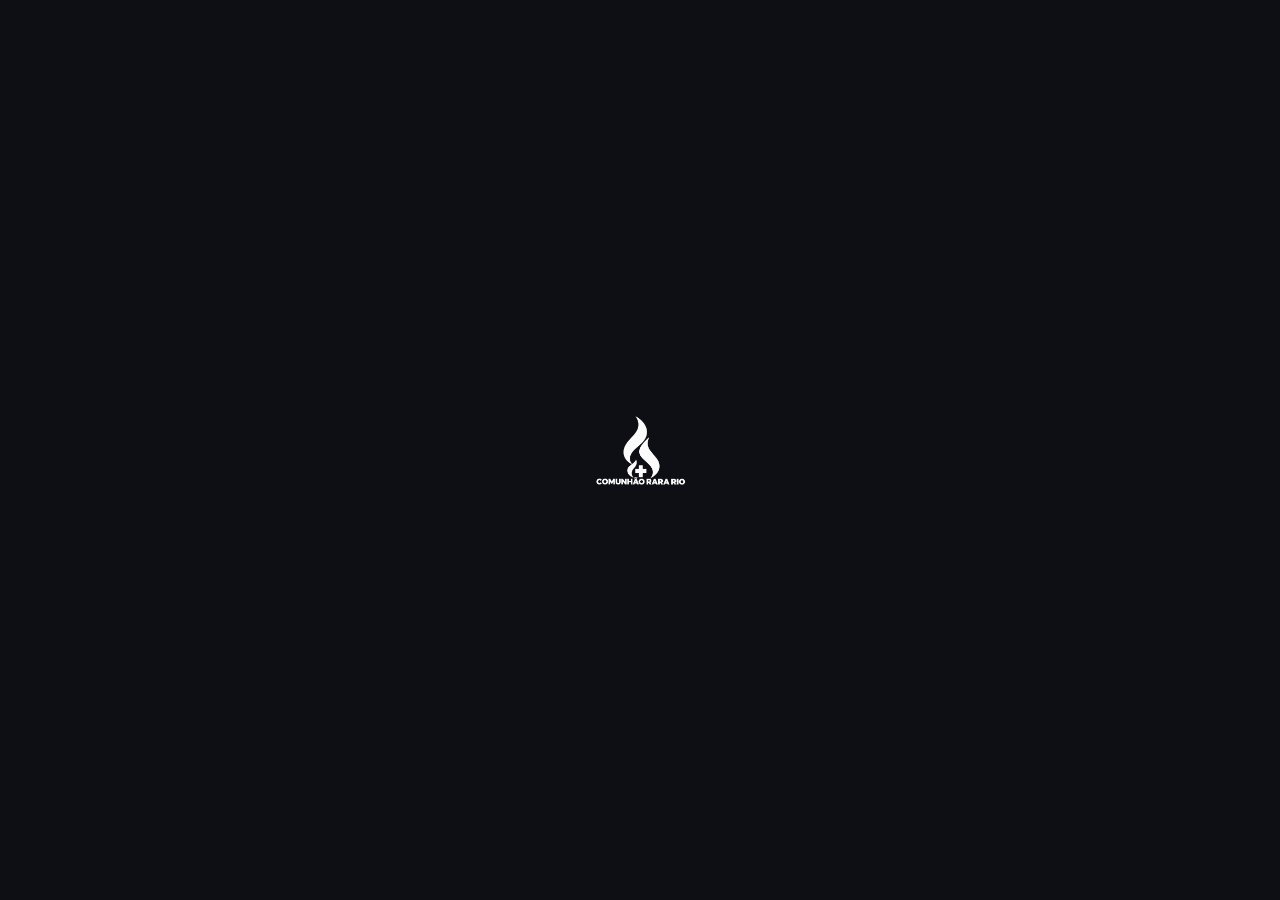
<file: index.html>
<!DOCTYPE html>
<html lang="pt-BR">
<head>
    <meta charset="UTF-8">
    <meta name="viewport" content="width=device-width, initial-scale=1.0">
    <title>Comunhão RARA RIO</title>
    
    <!-- Fonte Google Poppins -->
    <link href="https://fonts.googleapis.com/css2?family=Poppins:wght@400;600;700;800&display=swap" rel="stylesheet">
    
    <!-- Link para o arquivo CSS externo -->
    <link rel="stylesheet" href="./css/index.css">
    <!-- Tamanho da letra (A− / A+) -->
    <link rel="stylesheet" href="./css/letra.css">
    <script src="./js/shared/letra.js"></script>
</head>
<body>

    <div class="container">
        <!-- TELA DE CARREGAMENTO (SPLASH SCREEN) -->
        <div id="loader">
            <div class="spinner-container">
                <!-- Círculo de carregamento estilo Google -->
                <svg class="spinner" viewBox="0 0 50 50">
                    <circle class="path" cx="25" cy="25" r="20" fill="none" stroke-width="4"></circle>
                </svg>
                <!-- Sua Logo no centro -->
                <img src="./img/logo-rarario-transparente.webp" alt="Logo" class="loader-logo">
            </div>
        </div>

        <!-- Div com Logo em Imagem -->
        <div class="logo-wrapper">
            <img src="./img/logo-rarario-transparente.webp" alt="Logo">
        </div>

        <!-- Card "Conversão" -->
        <a href="/pages/conversao.html" style="text-decoration: none;">
            <div class="card card-conversao">
                <div class="card-content">
                    <div class="card-icon">🔄</div>
                    <h2 class="card-title">Conversão</h2>
                </div>
                <div class="step-badge">PASSO <span>01</span></div>
            </div>
        </a>

        <!-- Card "Avançai" -->
         <a href="/pages/avancai.html" style="text-decoration: none;">
            <div class="card card-avancai">
                <div class="card-content">
                    <div class="card-icon">❯❯</div>
                    <h2 class="card-title">Avançai</h2>
                </div>
                <div class="step-badge">PASSO <span>02</span></div>
            </div>
        </a>

        <!-- Card "Cura da Alma" -->
        <a href="/pages/curadaalma.html" style="text-decoration: none;">
            <div class="card card-cura">
                <div class="card-content">
                    <div class="card-icon">❤️</div>
                    <h2 class="card-title">Cura da Alma</h2>
                </div>
                <div class="step-badge">PASSO <span>03</span></div>
            </div>
        </a>

        <!-- Card "Atuação" -->
        <a href="/pages/atuacao.html" style="text-decoration: none;">
            <div class="card card-atuacao">
                <div class="card-content">
                    <div class="card-icon">🏛️</div>
                    <h2 class="card-title">Atuação</h2>
                </div>
                <div class="step-badge">PASSO <span>04</span></div>
            </div>
        </a>

    </div>

    <!-- SCRIPT PARA REMOVER O LOADER APÓS 3 SEGUNDOS -->
    <script>
        window.addEventListener('load', () => {
            setTimeout(() => {
                const loader = document.getElementById('loader');
                loader.classList.add('hide');
            }, 2000); // 3000ms = 3 segundos
        });
    </script>

</body>
</html>
</file>
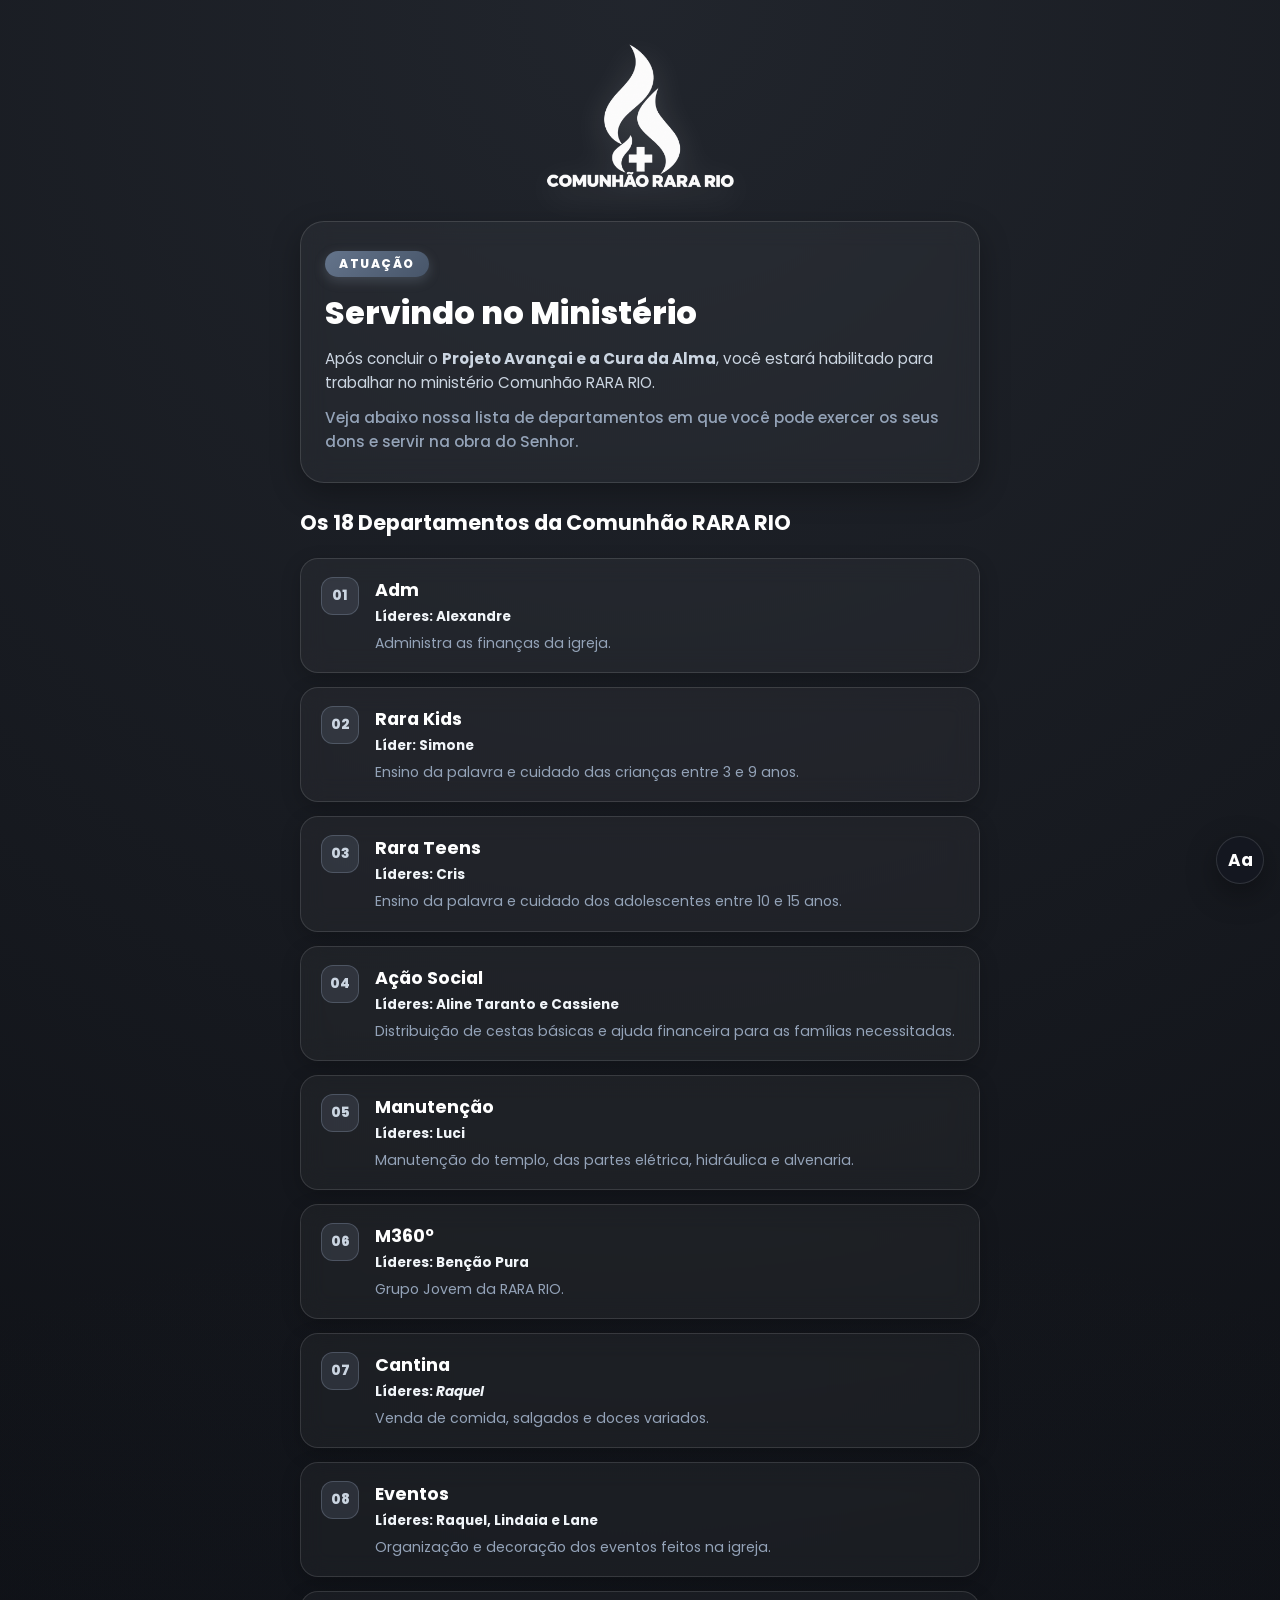
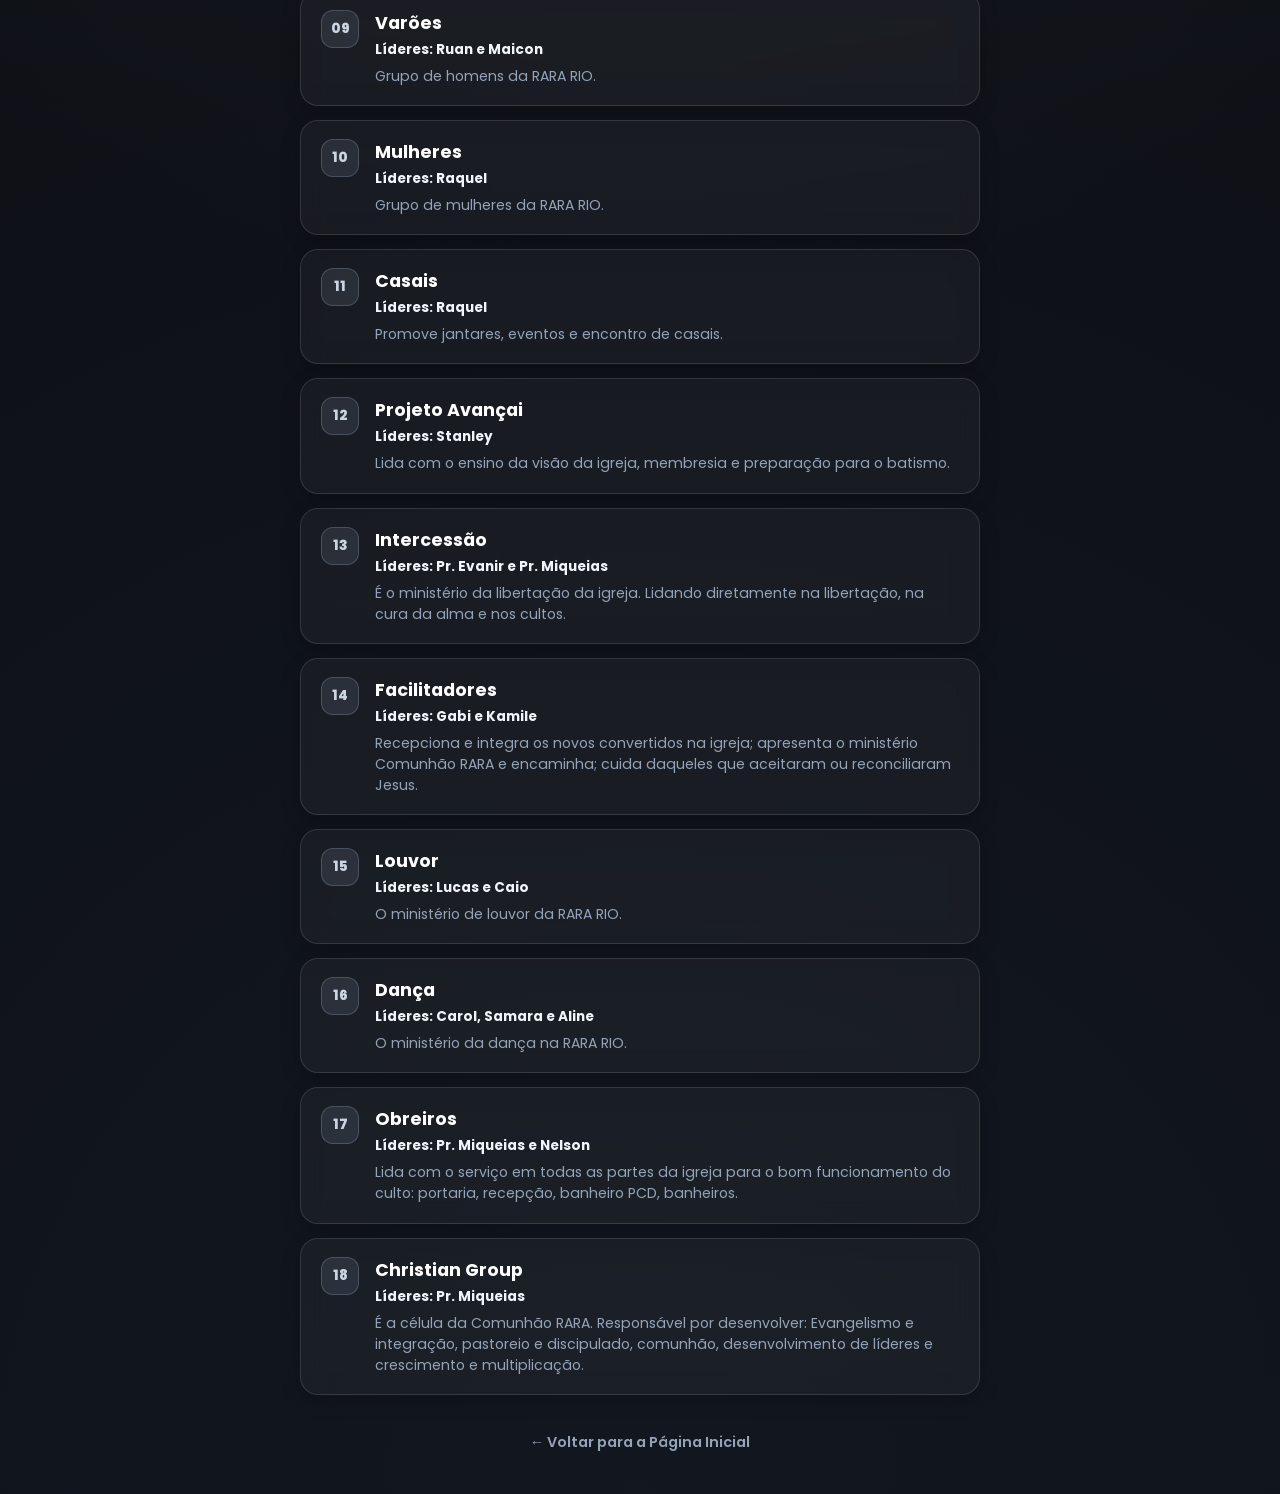
<file: pages/atuacao.html>
<!DOCTYPE html>
<html lang="pt-BR">
<head>
    <meta charset="UTF-8">
    <meta name="viewport" content="width=device-width, initial-scale=1.0">
    <title>Atuação - Comunhão RARA Rio</title>

    <!-- Fonte Google Poppins -->
    <link href="https://fonts.googleapis.com/css2?family=Poppins:wght@400;500;600;700;800&display=swap" rel="stylesheet">

    <!-- Link para o arquivo CSS externo -->
    <link rel="stylesheet" href="../css/atuacao.css">
    <link rel="stylesheet" href="../css/letra.css">
    <script src="../js/shared/letra.js"></script>
</head>
<body>

    <div class="container">

        <!-- Logo -->
        <div class="logo-wrapper">
            <a href="/">
                <img src="../img/logo-rarario-transparente.webp" alt="Logo">
            </a>
        </div>

        <!-- Cabeçalho / Texto 1 -->
        <header class="header-card">
            <span class="badge-step">ATUAÇÃO</span>
            <h1>Servindo no Ministério</h1>
            <p>
                Após concluir o <b>Projeto Avançai e a Cura da Alma</b>, você estará habilitado para trabalhar no ministério Comunhão RARA RIO.
            </p>
            <p class="sub-text">
                Veja abaixo nossa lista de departamentos em que você pode exercer os seus dons e servir na obra do Senhor.
            </p>
        </header>

        <!-- Seção Texto 2 / Grid de Departamentos -->
        <section class="departments-section">
            <h2 class="section-title">Os 18 Departamentos da Comunhão RARA RIO</h2>

            <div class="departments-grid">

                <!-- Card 1 -->
                <div class="dept-card">
                    <span class="dept-number">01</span>
                    <div class="dept-content">
                        <h3>Adm</h3>
                        <p class="dept-leader"><b>Líderes: Alexandre</b></p>
                        <p class="dept-desc">Administra as finanças da igreja.</p>
                    </div>
                </div>

                <!-- Card 2 -->
                <div class="dept-card">
                    <span class="dept-number">02</span>
                    <div class="dept-content">
                        <h3>Rara Kids</h3>
                        <p class="dept-leader"><b>Líder: Simone</b></p>
                        <p class="dept-desc">Ensino da palavra e cuidado das crianças entre 3 e 9 anos.</p>
                    </div>
                </div>

                <!-- Card 3 -->
                <div class="dept-card">
                    <span class="dept-number">03</span>
                    <div class="dept-content">
                        <h3>Rara Teens</h3>
                        <p class="dept-leader"><b>Líderes: Cris</b></p>
                        <p class="dept-desc">Ensino da palavra e cuidado dos adolescentes entre 10 e 15 anos.</p>
                    </div>
                </div>

                <!-- Card 4 -->
                <div class="dept-card">
                    <span class="dept-number">04</span>
                    <div class="dept-content">
                        <h3>Ação Social</h3>
                        <p class="dept-leader"><b>Líderes: Aline Taranto e Cassiene</b></p>
                        <p class="dept-desc">Distribuição de cestas básicas e ajuda financeira para as famílias necessitadas.</p>
                    </div>
                </div>

                <!-- Card 5 -->
                <div class="dept-card">
                    <span class="dept-number">05</span>
                    <div class="dept-content">
                        <h3>Manutenção</h3>
                        <p class="dept-leader"><b>Líderes: Luci</b></p>
                        <p class="dept-desc">Manutenção do templo, das partes elétrica, hidráulica e alvenaria.</p>
                    </div>
                </div>

                <!-- Card 6 -->
                <div class="dept-card">
                    <span class="dept-number">06</span>
                    <div class="dept-content">
                        <h3>M360º</h3>
                        <p class="dept-leader"><b>Líderes: Benção Pura</b></p>
                        <p class="dept-desc">Grupo Jovem da RARA RIO.</p>
                    </div>
                </div>

                <!-- Card 7 -->
                <div class="dept-card">
                    <span class="dept-number">07</span>
                    <div class="dept-content">
                        <h3>Cantina</h3>
                        <p class="dept-leader"><b>Líderes: <i>Raquel</i></b></p>
                        <p class="dept-desc">Venda de comida, salgados e doces variados.</p>
                    </div>
                </div>

                <!-- Card 8 -->
                <div class="dept-card">
                    <span class="dept-number">08</span>
                    <div class="dept-content">
                        <h3>Eventos</h3>
                        <p class="dept-leader"><b>Líderes: Raquel, Lindaia e Lane</b></p>
                        <p class="dept-desc">Organização e decoração dos eventos feitos na igreja.</p>
                    </div>
                </div>

                <!-- Card 9 -->
                <div class="dept-card">
                    <span class="dept-number">09</span>
                    <div class="dept-content">
                        <h3>Varões</h3>
                        <p class="dept-leader"><b>Líderes: Ruan e Maicon</b></p>
                        <p class="dept-desc">Grupo de homens da RARA RIO.</p>
                    </div>
                </div>

                <!-- Card 10 -->
                <div class="dept-card">
                    <span class="dept-number">10</span>
                    <div class="dept-content">
                        <h3>Mulheres</h3>
                        <p class="dept-leader"><b>Líderes: Raquel</b></p>
                        <p class="dept-desc">Grupo de mulheres da RARA RIO.</p>
                    </div>
                </div>

                <!-- Card 11 -->
                <div class="dept-card">
                    <span class="dept-number">11</span>
                    <div class="dept-content">
                        <h3>Casais</h3>
                        <p class="dept-leader"><b>Líderes: Raquel</b></p>
                        <p class="dept-desc">Promove jantares, eventos e encontro de casais.</p>
                    </div>
                </div>

                <!-- Card 12 -->
                <div class="dept-card">
                    <span class="dept-number">12</span>
                    <div class="dept-content">
                        <h3>Projeto Avançai</h3>
                        <p class="dept-leader"><b>Líderes: Stanley</b></p>
                        <p class="dept-desc">Lida com o ensino da visão da igreja, membresia e preparação para o batismo.</p>
                    </div>
                </div>

                <!-- Card 13 -->
                <div class="dept-card">
                    <span class="dept-number">13</span>
                    <div class="dept-content">
                        <h3>Intercessão</h3>
                        <p class="dept-leader"><b>Líderes: Pr. Evanir e Pr. Miqueias</b></p>
                        <p class="dept-desc">É o ministério da libertação da igreja. Lidando diretamente na libertação, na cura da alma e nos cultos.</p>
                    </div>
                </div>

                <!-- Card 14 -->
                <div class="dept-card">
                    <span class="dept-number">14</span>
                    <div class="dept-content">
                        <h3>Facilitadores</h3>
                        <p class="dept-leader"><b>Líderes: Gabi e Kamile</b></p>
                        <p class="dept-desc">Recepciona e integra os novos convertidos na igreja; apresenta o ministério Comunhão RARA e encaminha; cuida daqueles que aceitaram ou reconciliaram Jesus.</p>
                    </div>
                </div>

                <!-- Card 15 -->
                <div class="dept-card">
                    <span class="dept-number">15</span>
                    <div class="dept-content">
                        <h3>Louvor</h3>
                        <p class="dept-leader"><b>Líderes: Lucas e Caio</b></p>
                        <p class="dept-desc">O ministério de louvor da RARA RIO.</p>
                    </div>
                </div>

                <!-- Card 16 -->
                <div class="dept-card">
                    <span class="dept-number">16</span>
                    <div class="dept-content">
                        <h3>Dança</h3>
                        <p class="dept-leader"><b>Líderes: Carol, Samara e Aline</b></p>
                        <p class="dept-desc">O ministério da dança na RARA RIO.</p>
                    </div>
                </div>

                <!-- Card 17 -->
                <div class="dept-card">
                    <span class="dept-number">17</span>
                    <div class="dept-content">
                        <h3>Obreiros</h3>
                        <p class="dept-leader"><b>Líderes: Pr. Miqueias e Nelson</b></p>
                        <p class="dept-desc">Lida com o serviço em todas as partes da igreja para o bom funcionamento do culto: portaria, recepção, banheiro PCD, banheiros.</p>
                    </div>
                </div>

                <!-- Card 18 -->
                <div class="dept-card">
                    <span class="dept-number">18</span>
                    <div class="dept-content">
                        <h3>Christian Group</h3>
                        <p class="dept-leader"><b>Líderes: Pr. Miqueias</b></p>
                        <p class="dept-desc">É a célula da Comunhão RARA. Responsável por desenvolver: Evangelismo e integração, pastoreio e discipulado, comunhão, desenvolvimento de líderes e crescimento e multiplicação.</p>
                    </div>
                </div>

            </div>
        </section>

        <!-- Botão para voltar para a Home -->
        <div class="back-link-wrapper">
            <a href="/" class="back-link">← Voltar para a Página Inicial</a>
        </div>

    </div>

</body>
</html>
</file>
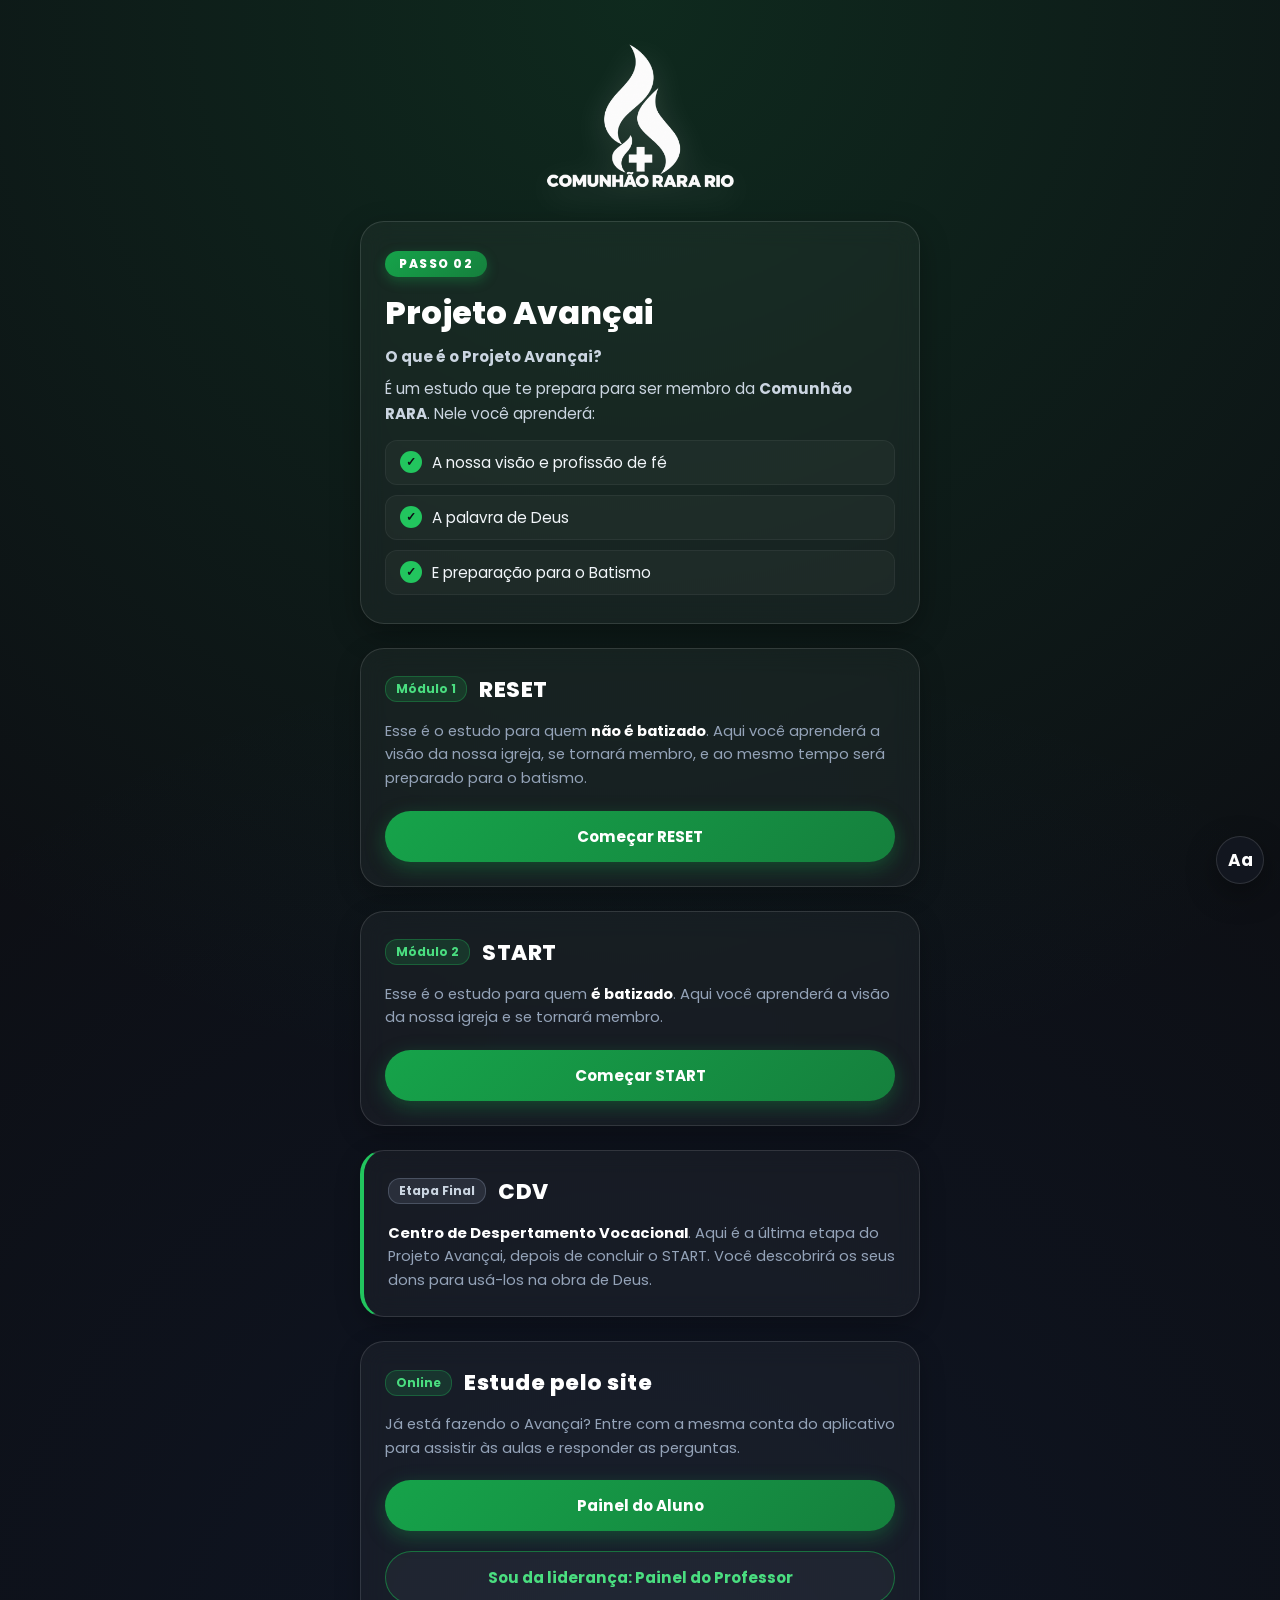
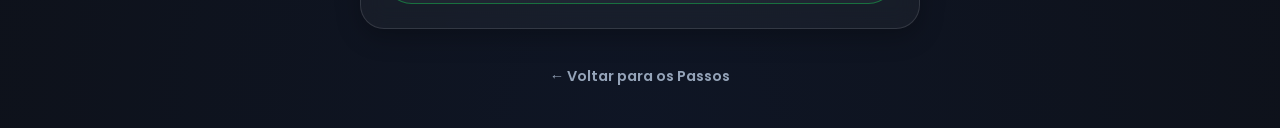
<file: pages/avancai.html>
<!DOCTYPE html>
<html lang="pt-BR">
<head>
    <meta charset="UTF-8">
    <meta name="viewport" content="width=device-width, initial-scale=1.0">
    <title>Avançai - Projeto</title>
    
    <!-- Fonte Google Poppins -->
    <link href="https://fonts.googleapis.com/css2?family=Poppins:wght@400;500;600;700;800&display=swap" rel="stylesheet">
    
    <!-- Link para o arquivo CSS externo -->
    <link rel="stylesheet" href="../css/avancai.css">
    <link rel="stylesheet" href="../css/letra.css">
    <script src="../js/shared/letra.js"></script>
</head>
<body>

    <div class="container">

        <!-- Logo -->
        <div class="logo-wrapper">
            <a href="/">
                <img src="../img/logo-rarario-transparente.webp" alt="Logo">
            </a>
        </div>

        <!-- Cabeçalho / Texto 1 -->
        <header class="header-card">
            <span class="badge-step">PASSO 02</span>
            <h1>Projeto Avançai</h1>
            <p class="intro-title">O que é o Projeto Avançai?</p>
            <p>
                É um estudo que te prepara para ser membro da <strong>Comunhão RARA</strong>. Nele você aprenderá:
            </p>
            <ul class="feature-list">
                <li><span class="bullet">✓</span> A nossa visão e profissão de fé</li>
                <li><span class="bullet">✓</span> A palavra de Deus</li>
                <li><span class="bullet">✓</span> E preparação para o Batismo</li>
            </ul>
        </header>

        <!-- Card / Texto 2: RESET -->
        <div class="card card-section">
            <div class="card-title-group">
                <span class="course-tag">Módulo 1</span>
                <h2>RESET</h2>
            </div>
            <p>
                Esse é o estudo para quem <b>não é batizado</b>. Aqui você aprenderá a visão da nossa igreja, se tornará membro, e ao mesmo tempo será preparado para o batismo.
            </p>
            <a href="https://wa.me/5521984282973?text=Quero%20fazer%20o%20RESET%20para%20virar%20membro%20na%20Comunh%C3%A3o%20RARA%20RIO%20e%20me%20preparar%20para%20o%20batismo." target="_blank" class="btn btn-green">Começar RESET</a>
        </div>

        <!-- Card / Texto 3: START -->
        <div class="card card-section">
            <div class="card-title-group">
                <span class="course-tag">Módulo 2</span>
                <h2>START</h2>
            </div>
            <p>
                Esse é o estudo para quem <b>é batizado</b>. Aqui você aprenderá a visão da nossa igreja e se tornará membro.
            </p>
            <a href="https://wa.me/5521992002356?text=Quero%20fazer%20o%20START%20para%20virar%20membro%20na%20Comunh%C3%A3o%20RARA%20RIO." target="_blank" class="btn btn-green">Começar START</a>
        </div>

        <!-- Card / Texto 4: CDV -->
        <div class="card card-section card-info">
            <div class="card-title-group">
                <span class="course-tag tag-dark">Etapa Final</span>
                <h2>CDV</h2>
            </div>
            <p>
                <b>Centro de Despertamento Vocacional</b>. Aqui é a última etapa do Projeto Avançai, depois de concluir o START. Você descobrirá os seus dons para usá-los na obra de Deus.
            </p>
        </div>

        <!-- Card / Painéis (login com a conta do app) -->
        <div class="card card-section">
            <div class="card-title-group">
                <span class="course-tag">Online</span>
                <h2>Estude pelo site</h2>
            </div>
            <p>
                Já está fazendo o Avançai? Entre com a mesma conta do aplicativo para assistir às aulas e responder as perguntas.
            </p>
            <a href="./painel-aluno.html" class="btn btn-green">Painel do Aluno</a>
            <a href="./painel-professor.html" class="btn btn-outline">Sou da liderança: Painel do Professor</a>
        </div>

        <!-- Botão para voltar para a Home -->
        <div class="back-link-wrapper">
            <a href="/" class="back-link">← Voltar para os Passos</a>
        </div>

    </div>

</body>
</html>
</file>
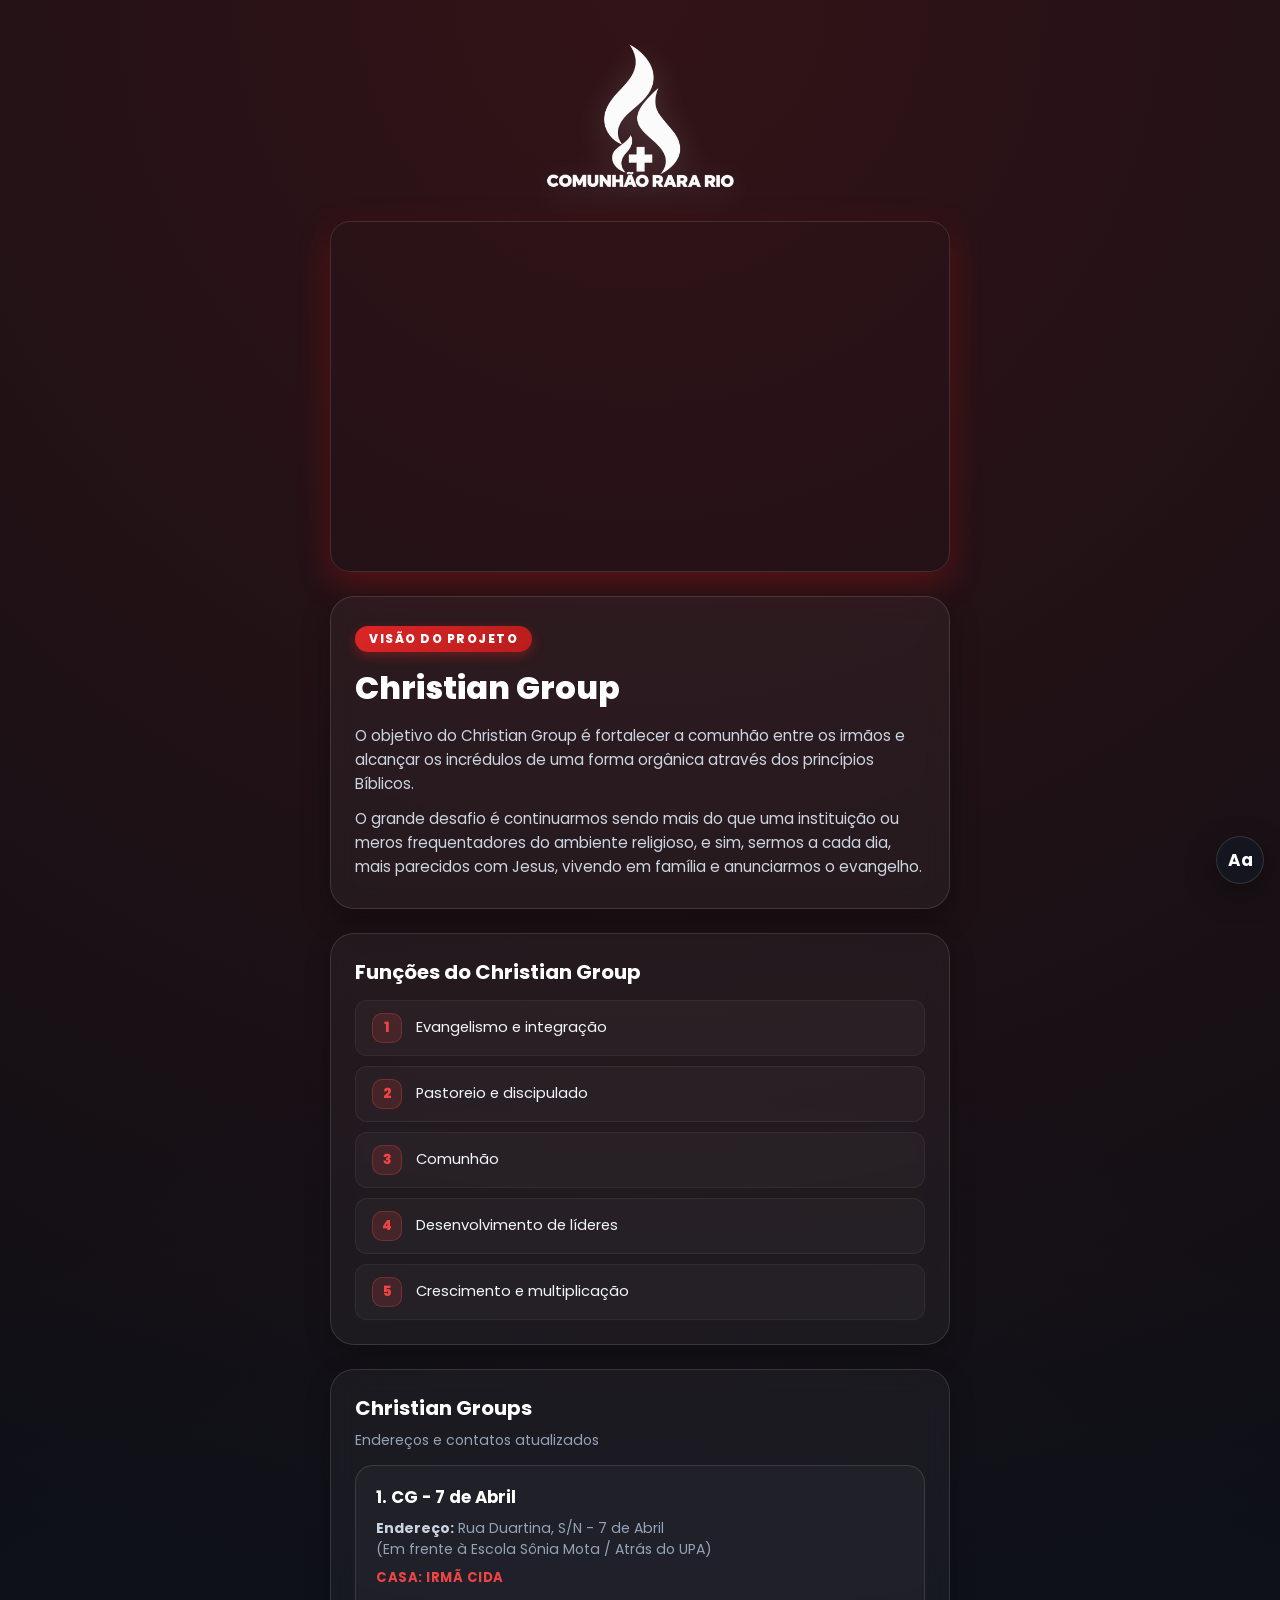
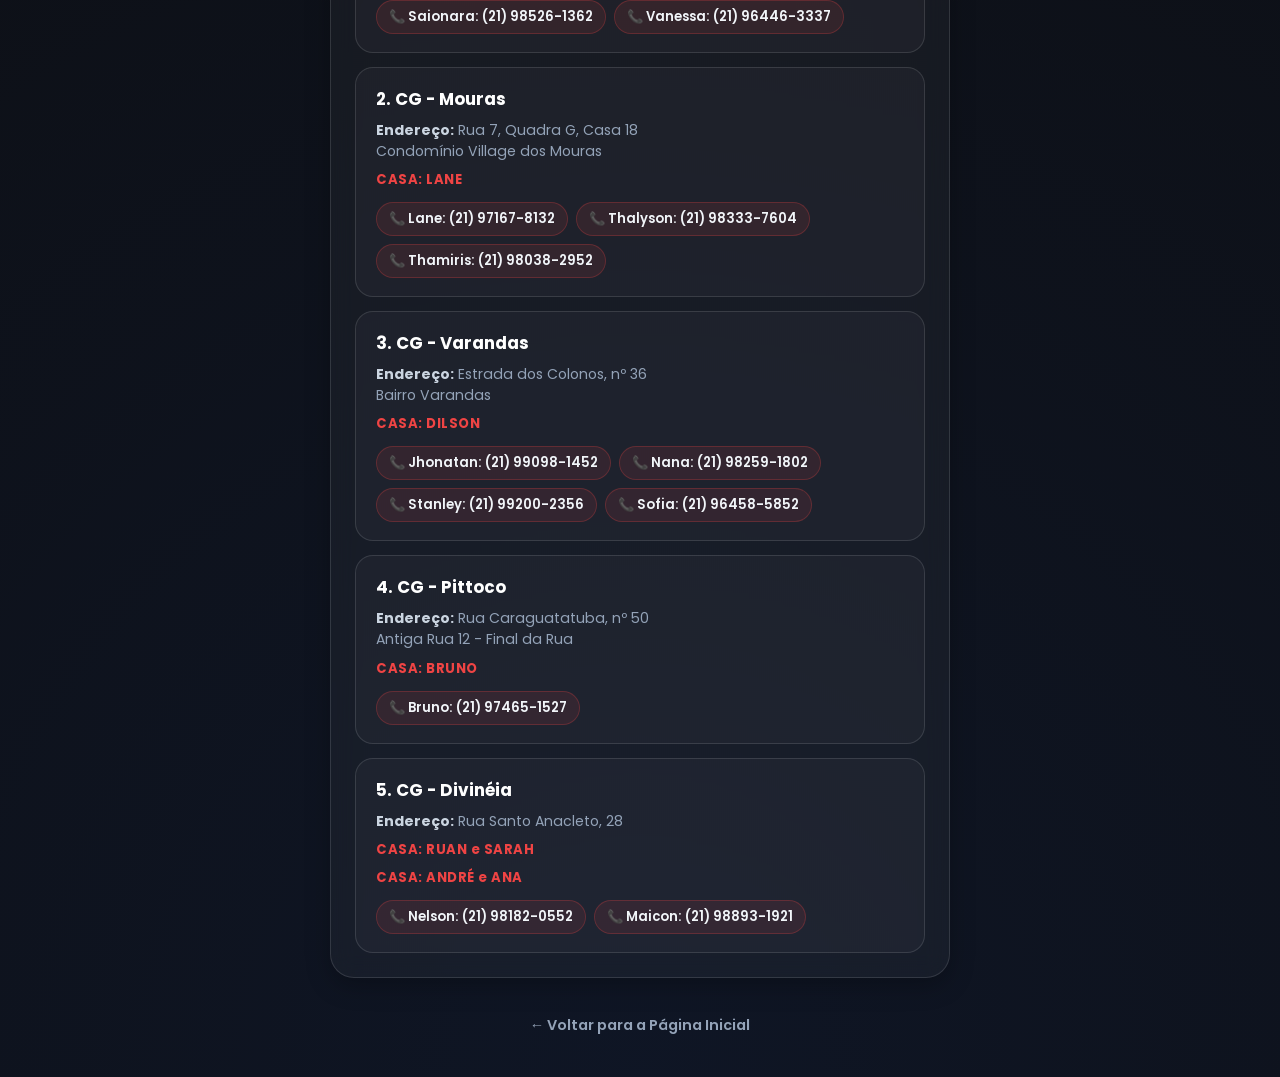
<file: pages/christiangroup.html>
<!DOCTYPE html>
<html lang="pt-BR">
<head>
    <meta charset="UTF-8">
    <meta name="viewport" content="width=device-width, initial-scale=1.0">
    <title>Christian Group</title>

    <!-- Fonte Google Poppins -->
    <link href="https://fonts.googleapis.com/css2?family=Poppins:wght@400;500;600;700;800&display=swap" rel="stylesheet">

    <!-- Link para o arquivo CSS externo -->
    <link rel="stylesheet" href="../css/christiangroup.css">
    <link rel="stylesheet" href="../css/letra.css">
    <script src="../js/shared/letra.js"></script>
</head>
<body>

    <div class="container">

        <!-- Logo -->
        <div class="logo-wrapper">
            <a href="/">
                <img src="../img/logo-rarario-transparente.webp" alt="Logo">
            </a>
        </div>

        <!-- Vídeo Incorporado do YouTube -->
        <div class="video-container">
            <iframe
                src="https://www.youtube.com/embed/vFR7Yb4rgsw"
                title="Vídeo Christian Group"
                frameborder="0"
                allow="accelerometer; autoplay; clipboard-write; encrypted-media; gyroscope; picture-in-picture; web-share"
                allowfullscreen>
            </iframe>
        </div>

        <!-- Cabeçalho / Texto 1 -->
        <header class="header-card">
            <span class="badge-step">VISÃO DO PROJETO</span>
            <h1>Christian Group</h1>
            <p>
                O objetivo do Christian Group é fortalecer a comunhão entre os irmãos e alcançar os incrédulos de uma forma orgânica através dos princípios Bíblicos.
            </p>
            <p>
                O grande desafio é continuarmos sendo mais do que uma instituição ou meros frequentadores do ambiente religioso, e sim, sermos a cada dia, mais parecidos com Jesus, vivendo em família e anunciarmos o evangelho.
            </p>
        </header>

        <!-- Card / Texto 2 -->
        <div class="card card-section">
            <h2>Funções do Christian Group</h2>
            <ol class="functions-list">
                <li><span class="func-number">1</span> Evangelismo e integração</li>
                <li><span class="func-number">2</span> Pastoreio e discipulado</li>
                <li><span class="func-number">3</span> Comunhão</li>
                <li><span class="func-number">4</span> Desenvolvimento de líderes</li>
                <li><span class="func-number">5</span> Crescimento e multiplicação</li>
            </ol>
        </div>

        <!-- Card / Texto 3 -->
        <div class="card card-section">
            <h2>Christian Groups</h2>
            <p class="sub-text">Endereços e contatos atualizados</p>

            <div class="cg-list">

                <!-- CG 1 -->
                <div class="cg-card">
                    <h3>1. CG - 7 de Abril</h3>
                    <p class="cg-info">
                        <b>Endereço:</b> Rua Duartina, S/N - 7 de Abril<br>
                        (Em frente à Escola Sônia Mota / Atrás do UPA)
                    </p>
                    <p class="cg-house">CASA: IRMÃ CIDA</p>
                    <div class="cg-contacts">
                        <a href="https://wa.me/5521985261362?text=Quero%20fazer%20parte%20do%20Christian%20Group" target="_blank" rel="noopener">📞 Saionara: (21) 98526-1362</a>
                        <a href="https://wa.me/5521964463337?text=Quero%20fazer%20parte%20do%20Christian%20Group" target="_blank" rel="noopener">📞 Vanessa: (21) 96446-3337</a>
                    </div>
                </div>

                <!-- CG 2 -->
                <div class="cg-card">
                    <h3>2. CG - Mouras</h3>
                    <p class="cg-info">
                        <b>Endereço:</b> Rua 7, Quadra G, Casa 18<br>
                        Condomínio Village dos Mouras
                    </p>
                    <p class="cg-house">CASA: LANE</p>
                    <div class="cg-contacts">
                        <a href="https://wa.me/5521971678132?text=Quero%20fazer%20parte%20do%20Christian%20Group" target="_blank" rel="noopener">📞 Lane: (21) 97167-8132</a>
                        <a href="https://wa.me/5521983337604?text=Quero%20fazer%20parte%20do%20Christian%20Group" target="_blank" rel="noopener">📞 Thalyson: (21) 98333-7604</a>
                        <a href="https://wa.me/5521980382952?text=Quero%20fazer%20parte%20do%20Christian%20Group" target="_blank" rel="noopener">📞 Thamiris: (21) 98038-2952</a>
                    </div>
                </div>

                <!-- CG 3 -->
                <div class="cg-card">
                    <h3>3. CG - Varandas</h3>
                    <p class="cg-info">
                        <b>Endereço:</b> Estrada dos Colonos, nº 36<br>
                        Bairro Varandas
                    </p>
                    <p class="cg-house">CASA: DILSON</p>
                    <div class="cg-contacts">
                        <a href="https://wa.me/5521990981452?text=Quero%20fazer%20parte%20do%20Christian%20Group" target="_blank" rel="noopener">📞 Jhonatan: (21) 99098-1452</a>
                        <a href="https://wa.me/5521982591802?text=Quero%20fazer%20parte%20do%20Christian%20Group" target="_blank" rel="noopener">📞 Nana: (21) 98259-1802</a>
                        <a href="https://wa.me/5521992002356?text=Quero%20fazer%20parte%20do%20Christian%20Group" target="_blank" rel="noopener">📞 Stanley: (21) 99200-2356</a>
                        <a href="https://wa.me/5521964585852?text=Quero%20fazer%20parte%20do%20Christian%20Group" target="_blank" rel="noopener">📞 Sofia: (21) 96458-5852</a>
                    </div>
                </div>

                <!-- CG 4 -->
                <div class="cg-card">
                    <h3>4. CG - Pittoco</h3>
                    <p class="cg-info">
                        <b>Endereço:</b> Rua Caraguatatuba, nº 50<br>
                        Antiga Rua 12 - Final da Rua
                    </p>
                    <p class="cg-house">CASA: BRUNO</p>
                    <div class="cg-contacts">
                        <a href="https://wa.me/5521974651527?text=Quero%20fazer%20parte%20do%20Christian%20Group" target="_blank" rel="noopener">📞 Bruno: (21) 97465-1527</a>
                    </div>
                </div>

                <!-- CG 5 -->
                <div class="cg-card">
                    <h3>5. CG - Divinéia</h3>
                    <p class="cg-info">
                        <b>Endereço:</b> Rua Santo Anacleto, 28
                    </p>
                    <p class="cg-house">CASA: RUAN e SARAH</p>
                    <p class="cg-house">CASA: ANDRÉ e ANA</p>
                    <div class="cg-contacts">
                        <a href="https://wa.me/5521981820552?text=Quero%20fazer%20parte%20do%20Christian%20Group" target="_blank" rel="noopener">📞 Nelson: (21) 98182-0552</a>
                        <a href="https://wa.me/5521988931921?text=Quero%20fazer%20parte%20do%20Christian%20Group" target="_blank" rel="noopener">📞 Maicon: (21) 98893-1921</a>
                    </div>
                </div>

            </div>
        </div>

        <!-- Botão para voltar para a Home -->
        <div class="back-link-wrapper">
            <a href="/" class="back-link">← Voltar para a Página Inicial</a>
        </div>

    </div>

</body>
</html>
</file>
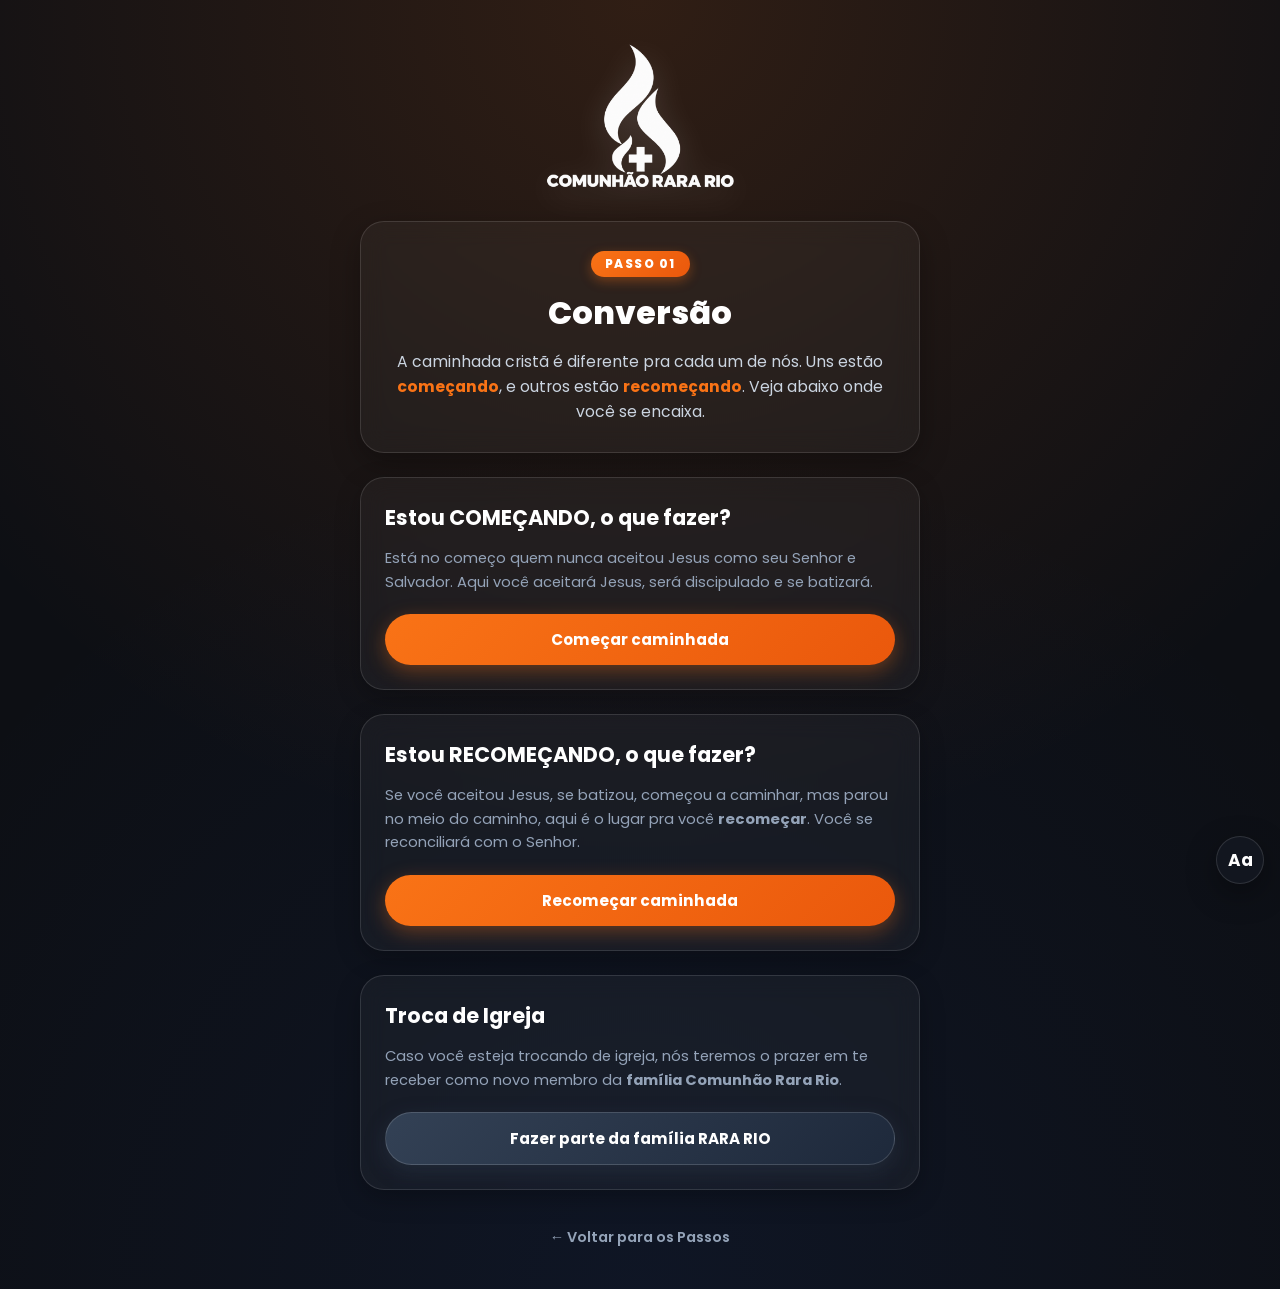
<file: pages/conversao.html>
<!DOCTYPE html>
<html lang="pt-BR">
<head>
    <meta charset="UTF-8">
    <meta name="viewport" content="width=device-width, initial-scale=1.0">
    <title>Conversão - Jornada</title>
    
    <!-- Fonte Google Poppins -->
    <link href="https://fonts.googleapis.com/css2?family=Poppins:wght@400;500;600;700;800&display=swap" rel="stylesheet">
    
    <!-- Link para o arquivo CSS externo -->
    <link rel="stylesheet" href="../css/conversao.css">
    <link rel="stylesheet" href="../css/letra.css">
    <script src="../js/shared/letra.js"></script>
</head>
<body>

    <div class="container">

        <!-- Logo -->
        <div class="logo-wrapper">
            <a href="/">
                <img src="../img/logo-rarario-transparente.webp" alt="Logo">
            </a>
        </div>

        <!-- Cabeçalho / Texto 1 -->
        <header class="header-card">
            <span class="badge-step">PASSO 01</span>
            <h1>Conversão</h1>
            <p>
                A caminhada cristã é diferente pra cada um de nós. Uns estão <strong>começando</strong>, e outros estão <strong>recomeçando</strong>. Veja abaixo onde você se encaixa.
            </p>
        </header>

        <!-- Card / Texto 2: Começando a caminhada -->
        <div class="card card-section">
            <h2>Estou COMEÇANDO, o que fazer?</h2>
            <p>
                Está no começo quem nunca aceitou Jesus como seu Senhor e Salvador. Aqui você aceitará Jesus, será discipulado e se batizará.
            </p>
            <a href="https://wa.me/5521983604666?text=Quero%20come%C3%A7ar%20minha%20caminhada%20em%20Cristo%2C%20aceitando%20Jesus%20e%20me%20batizando." target="_blank" rel="noopener" class="btn btn-orange">Começar caminhada</a>
        </div>

        <!-- Card / Texto 3: Recomeçar a caminhada -->
        <div class="card card-section">
            <h2>Estou RECOMEÇANDO, o que fazer?</h2>
            <p>
                Se você aceitou Jesus, se batizou, começou a caminhar, mas parou no meio do caminho, aqui é o lugar pra você <b>recomeçar</b>. Você se reconciliará com o Senhor.</em>
            </p>
            <a href="https://wa.me/5521983604666?text=Quero%20recome%C3%A7ar%20minha%20caminhada%20com%20Cristo%20e%20me%20reconciliar%20com%20o%20Senhor." target="_blank" rel="noopener" class="btn btn-orange">Recomeçar caminhada</a>
        </div>

        <!-- Card / Texto 4: Troca de Igreja -->
        <div class="card card-section card-highlight">
            <h2>Troca de Igreja</h2>
            <p>
                Caso você esteja trocando de igreja, nós teremos o prazer em te receber como novo membro da <strong>família Comunhão Rara Rio</strong>.
            </p>
            <a href="https://wa.me/5521992002356?text=Estou%20trocando%20de%20igreja%2C%20e%20quero%20virar%20membro%20da%20Comunh%C3%A3o%20RARA%20RIO" target="_blank" class="btn btn-dark">Fazer parte da família RARA RIO</a>
        </div>

        <!-- Botão para voltar para a Home -->
        <div class="back-link-wrapper">
            <a href="/" class="back-link">← Voltar para os Passos</a>
        </div>

    </div>

</body>
</html>
</file>
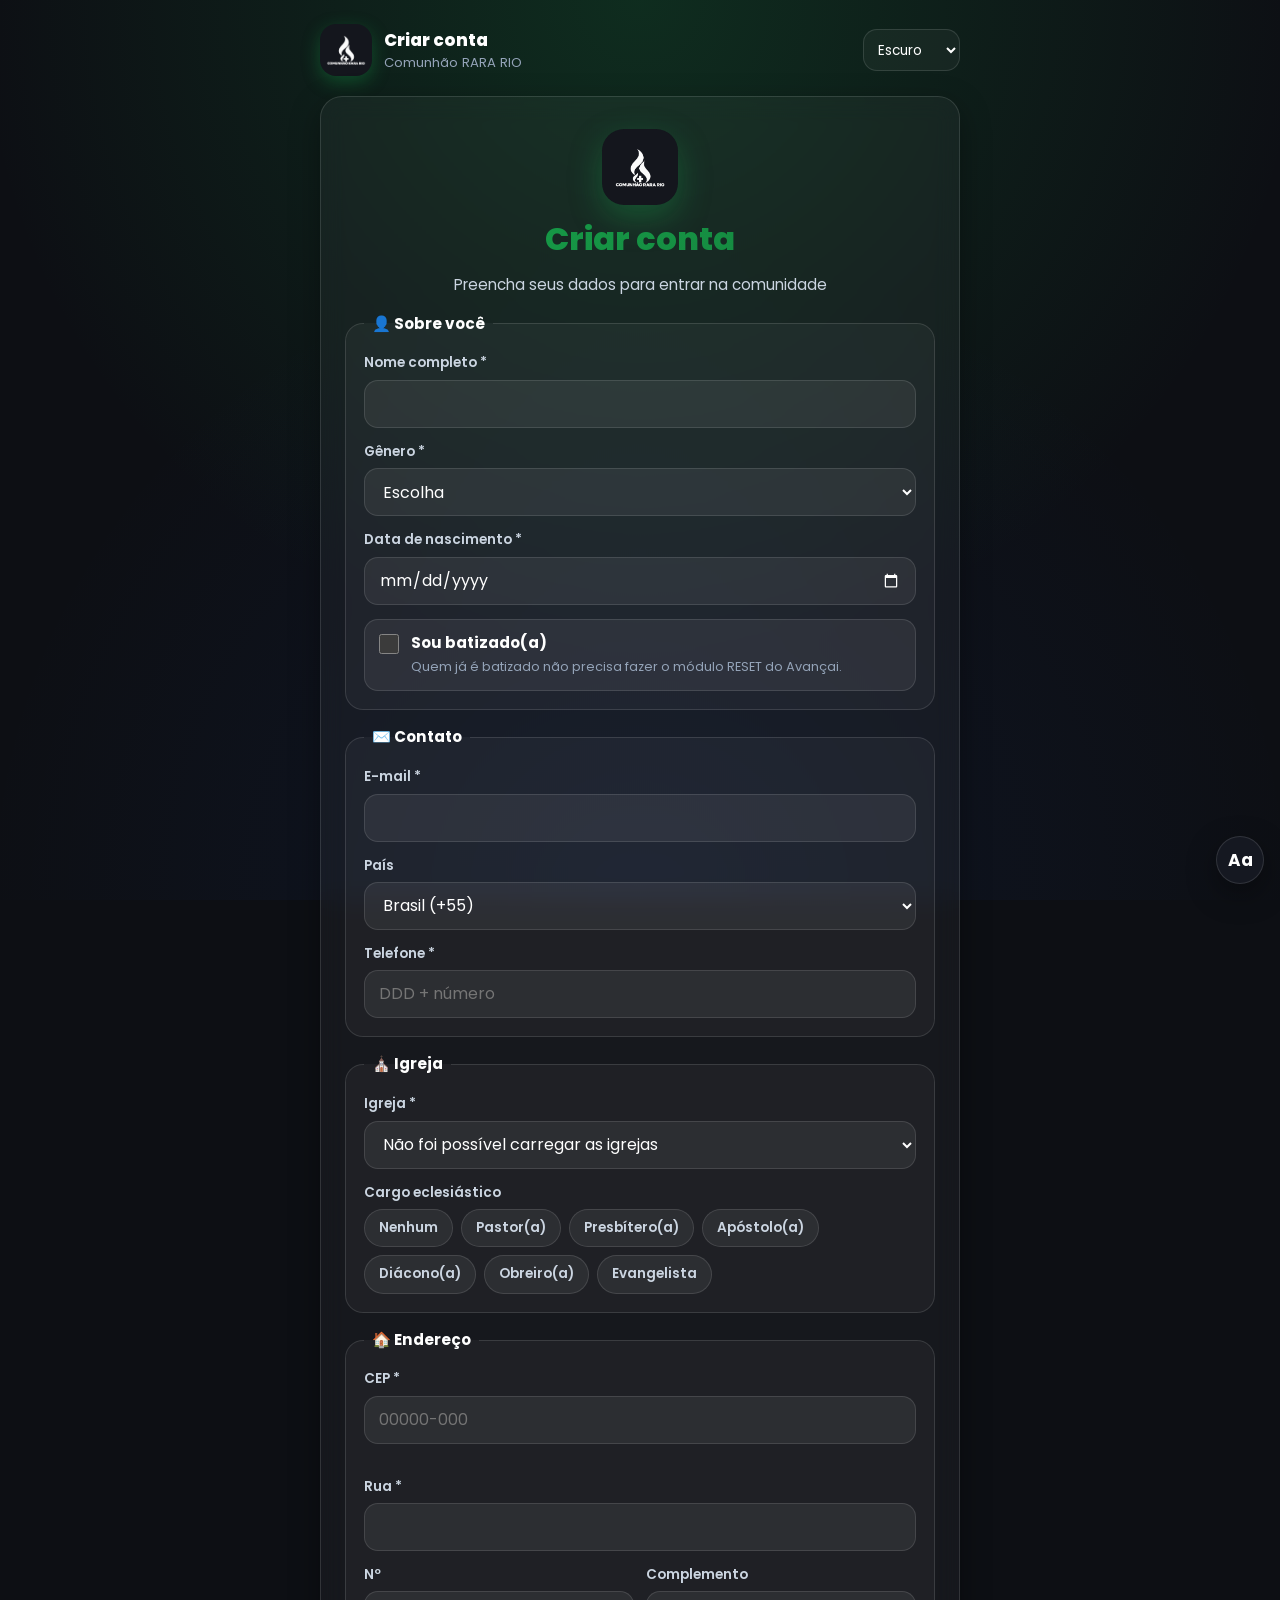
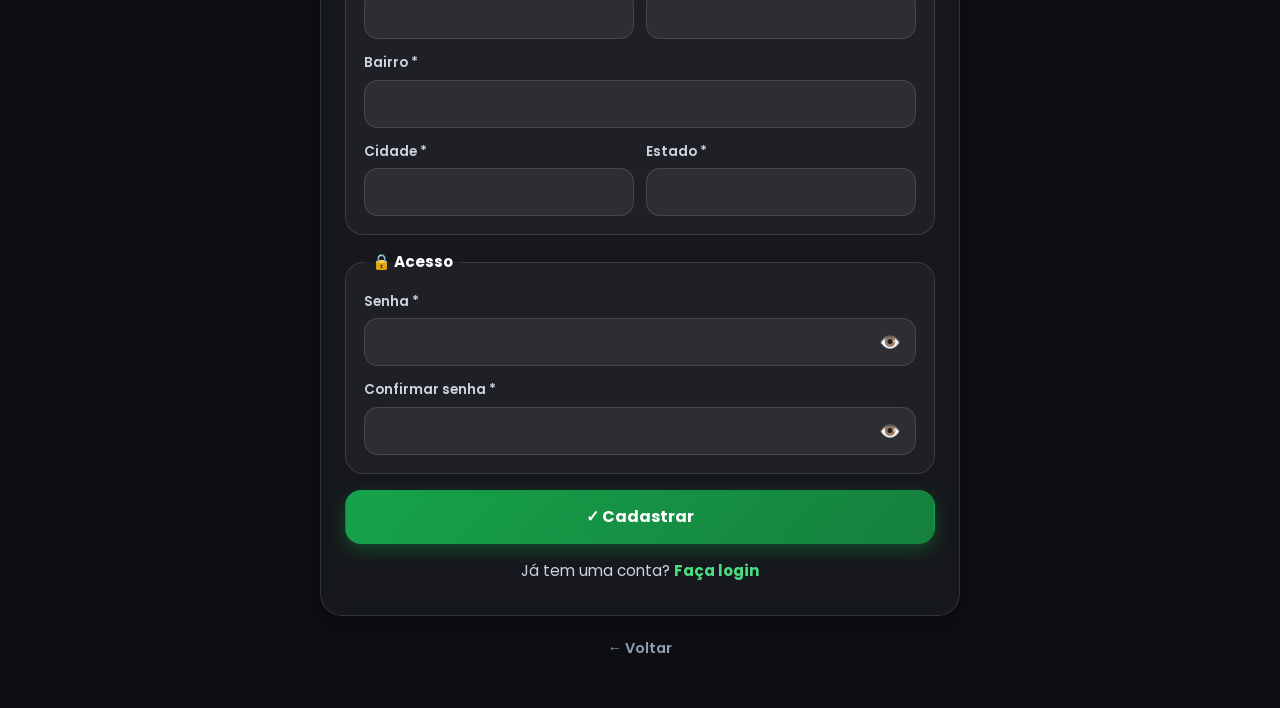
<file: pages/criar-conta.html>
<!DOCTYPE html>
<html lang="pt-BR">
<head>
    <meta charset="UTF-8">
    <meta name="viewport" content="width=device-width, initial-scale=1.0">
    <title>Criar conta - Comunhão RARA RIO</title>
    <meta name="robots" content="noindex">

    <!-- Fonte Google Poppins -->
    <link href="https://fonts.googleapis.com/css2?family=Poppins:wght@400;500;600;700;800&display=swap" rel="stylesheet">

    <!-- CSS compartilhado dos painéis -->
    <link rel="stylesheet" href="../css/painel.css">

    <!-- Tema antes de desenhar a página (evita piscar) -->
    <script src="../js/shared/tema.js"></script>
    <script type="module" src="../js/criar-conta.js"></script>
    <link rel="stylesheet" href="../css/letra.css">
    <script src="../js/shared/letra.js"></script>
</head>
<body>

    <div class="container" id="app">
        <div class="skeleton" aria-hidden="true"></div>
        <noscript><p>Ative o JavaScript do navegador para entrar.</p></noscript>
    </div>

</body>
</html>
</file>
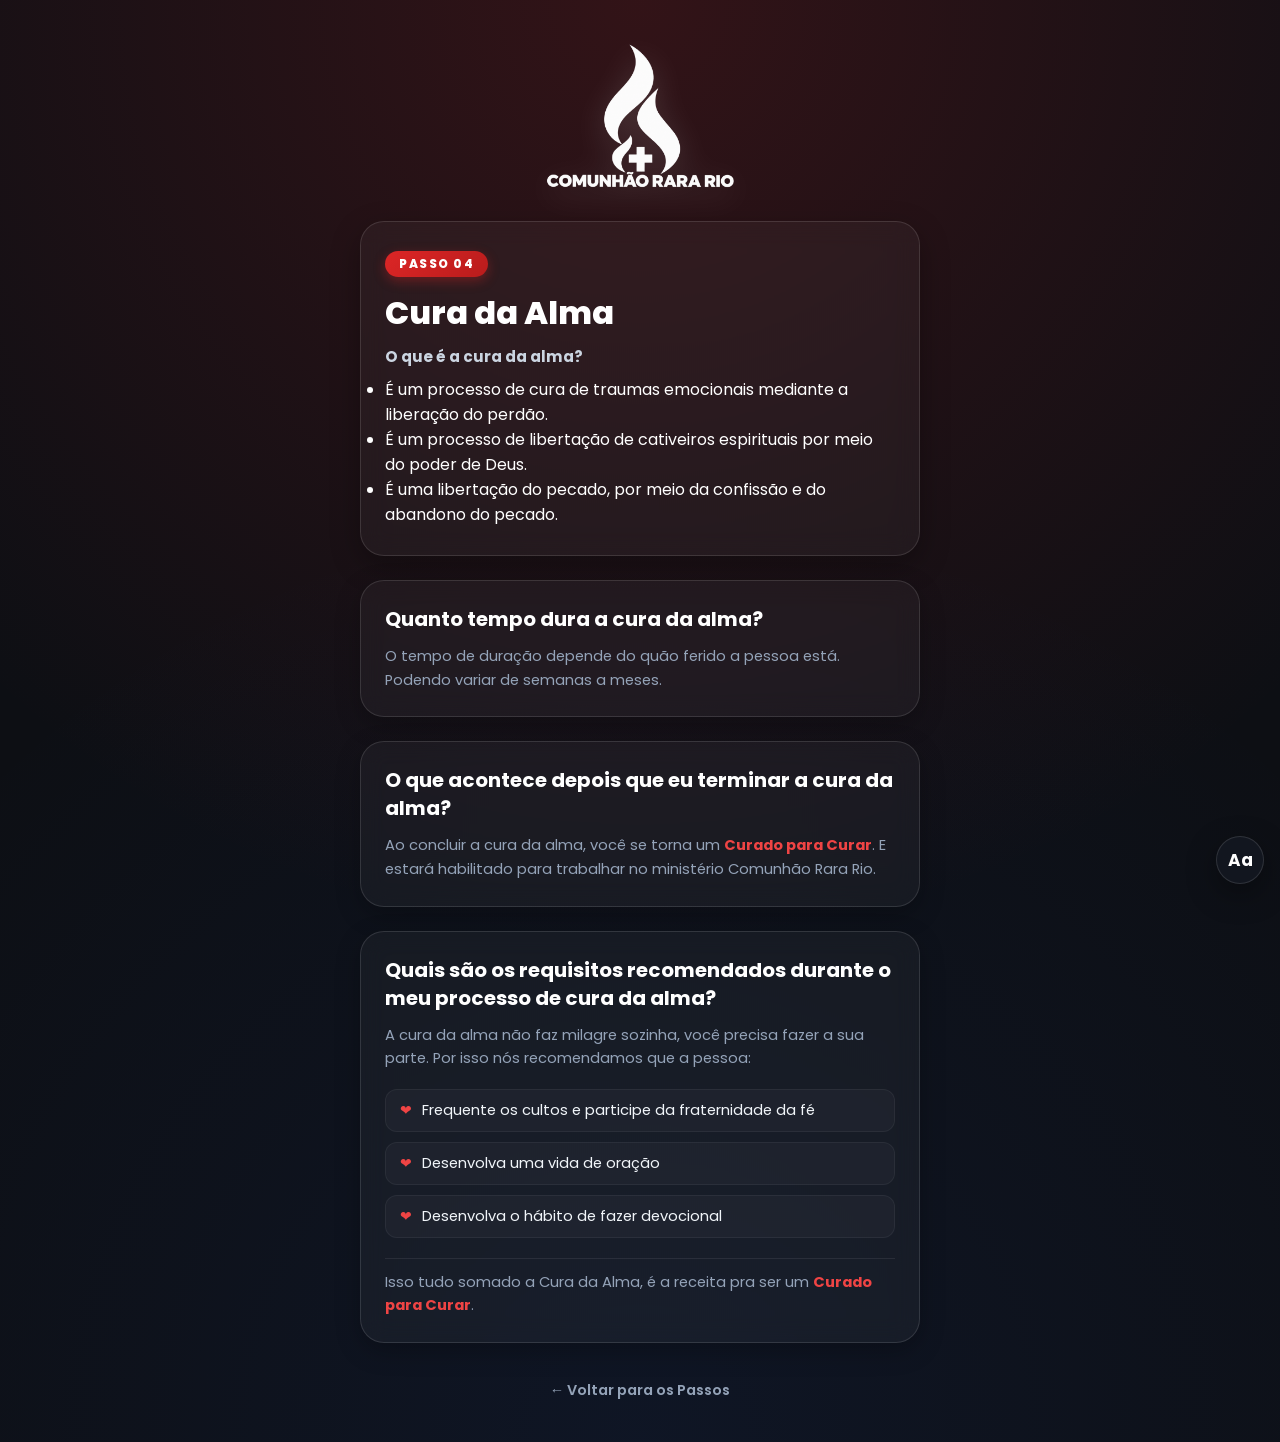
<file: pages/curadaalma.html>
<!DOCTYPE html>
<html lang="pt-BR">
<head>
    <meta charset="UTF-8">
    <meta name="viewport" content="width=device-width, initial-scale=1.0">
    <title>Cura da Alma</title>
    
    <!-- Fonte Google Poppins -->
    <link href="https://fonts.googleapis.com/css2?family=Poppins:wght@400;500;600;700;800&display=swap" rel="stylesheet">
    
    <!-- Link para o arquivo CSS externo -->
    <link rel="stylesheet" href="../css/curadaalma.css">
    <link rel="stylesheet" href="../css/letra.css">
    <script src="../js/shared/letra.js"></script>
</head>
<body>

    <div class="container">

        <!-- Logo -->
        <div class="logo-wrapper">
            <a href="/">
                <img src="../img/logo-rarario-transparente.webp" alt="Logo">
            </a>
        </div>

        <!-- Vídeo Incorporado do YouTube (oculto temporariamente - vídeo novo chega semana que vem) -->
        <!--
        <div class="video-container">
            <iframe
                src="https://www.youtube.com/embed/SEU_VIDEO_AQUI"
                title="Vídeo Cura da Alma"
                frameborder="0"
                allow="accelerometer; autoplay; clipboard-write; encrypted-media; gyroscope; picture-in-picture; web-share"
                allowfullscreen>
            </iframe>
        </div>
        -->

        <!-- Cabeçalho / Texto 1 -->
        <header class="header-card">
            <span class="badge-step">PASSO 04</span>
            <h1>Cura da Alma</h1>
            <p class="intro-title">O que é a cura da alma?</p>
            <ul>
                <li>É um processo de cura de traumas emocionais mediante a liberação do perdão.</li>
                <li>É um processo de libertação de cativeiros espirituais por meio do poder de Deus.</li>
                <li>É uma libertação do pecado, por meio da confissão e do abandono do pecado.</li>
            </ul>
        </header>

        <!-- Card / Texto 2 -->
        <div class="card card-section">
            <h2>Quanto tempo dura a cura da alma?</h2>
            <p>
                O tempo de duração depende do quão ferido a pessoa está. Podendo variar de semanas a meses.
            </p>
        </div>

        <!-- Card / Texto 3 -->
        <div class="card card-section">
            <h2>O que acontece depois que eu terminar a cura da alma?</h2>
            <p>
                Ao concluir a cura da alma, você se torna um <b>Curado para Curar</b>. E estará habilitado para trabalhar no ministério Comunhão Rara Rio.
            </p>
        </div>

        <!-- Card / Texto 4 -->
        <div class="card card-section">
            <h2>Quais são os requisitos recomendados durante o meu processo de cura da alma?</h2>
            <p>
                A cura da alma não faz milagre sozinha, você precisa fazer a sua parte. Por isso nós recomendamos que a pessoa:
            </p>
            <ul class="requirements-list">
                <li><span class="bullet">❤</span> Frequente os cultos e participe da fraternidade da fé</li>
                <li><span class="bullet">❤</span> Desenvolva uma vida de oração</li>
                <li><span class="bullet">❤</span> Desenvolva o hábito de fazer devocional</li>
            </ul>
            <p class="summary-text">
                Isso tudo somado a Cura da Alma, é a receita pra ser um <b>Curado para Curar</b>.
            </p>
        </div>

        <!-- Botão para voltar para a Home -->
        <div class="back-link-wrapper">
            <a href="/" class="back-link">← Voltar para os Passos</a>
        </div>

    </div>

</body>
</html>
</file>
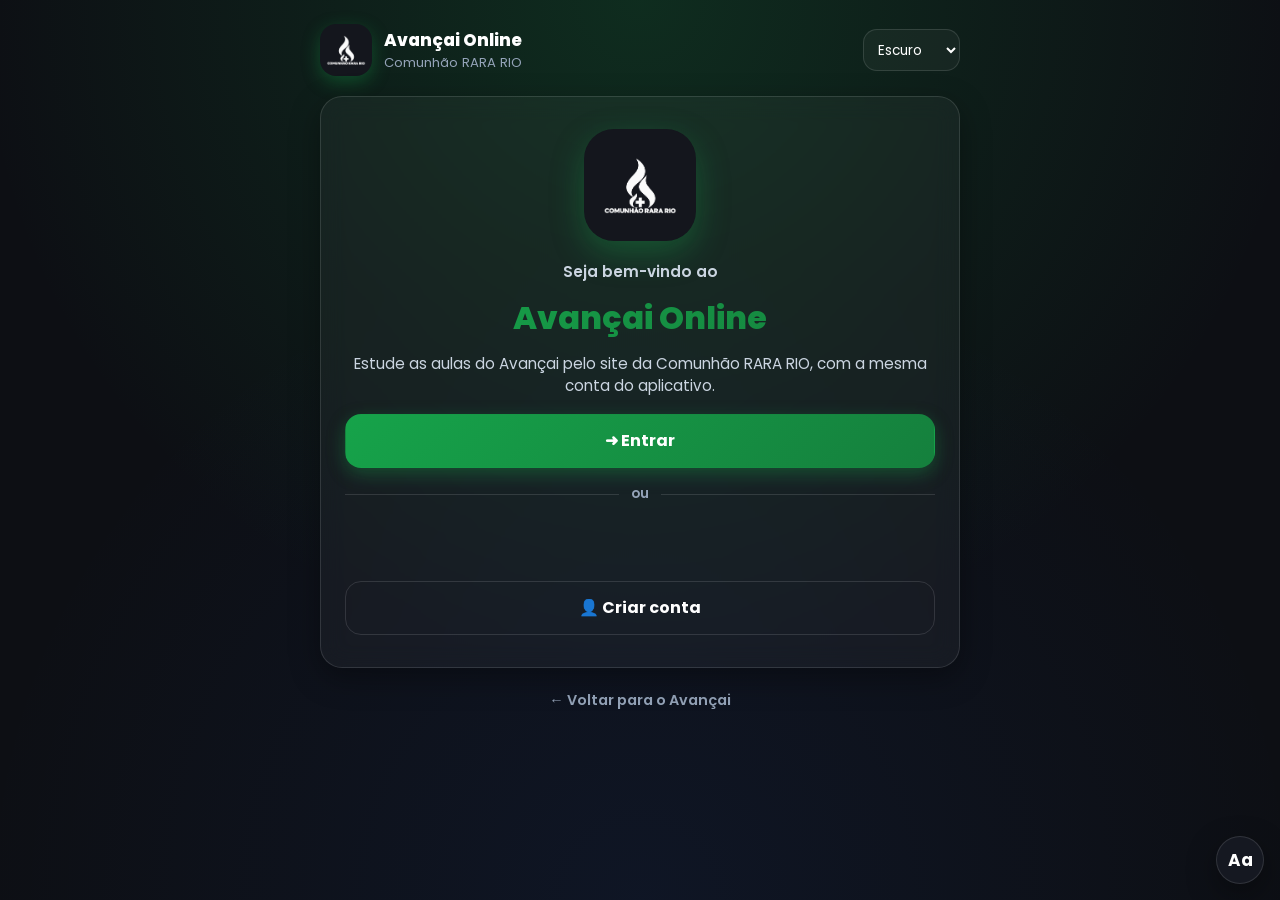
<file: pages/entrar.html>
<!DOCTYPE html>
<html lang="pt-BR">
<head>
    <meta charset="UTF-8">
    <meta name="viewport" content="width=device-width, initial-scale=1.0">
    <title>Entrar - Comunhão RARA RIO</title>
    <meta name="robots" content="noindex">

    <!-- Fonte Google Poppins -->
    <link href="https://fonts.googleapis.com/css2?family=Poppins:wght@400;500;600;700;800&display=swap" rel="stylesheet">

    <!-- CSS compartilhado dos painéis -->
    <link rel="stylesheet" href="../css/painel.css">

    <!-- Tema antes de desenhar a página (evita piscar) -->
    <script src="../js/shared/tema.js"></script>
    <script type="module" src="../js/entrar.js"></script>
    <link rel="stylesheet" href="../css/letra.css">
    <script src="../js/shared/letra.js"></script>
</head>
<body>

    <div class="container" id="app">
        <div class="skeleton" aria-hidden="true"></div>
        <noscript><p>Ative o JavaScript do navegador para entrar.</p></noscript>
    </div>

</body>
</html>
</file>
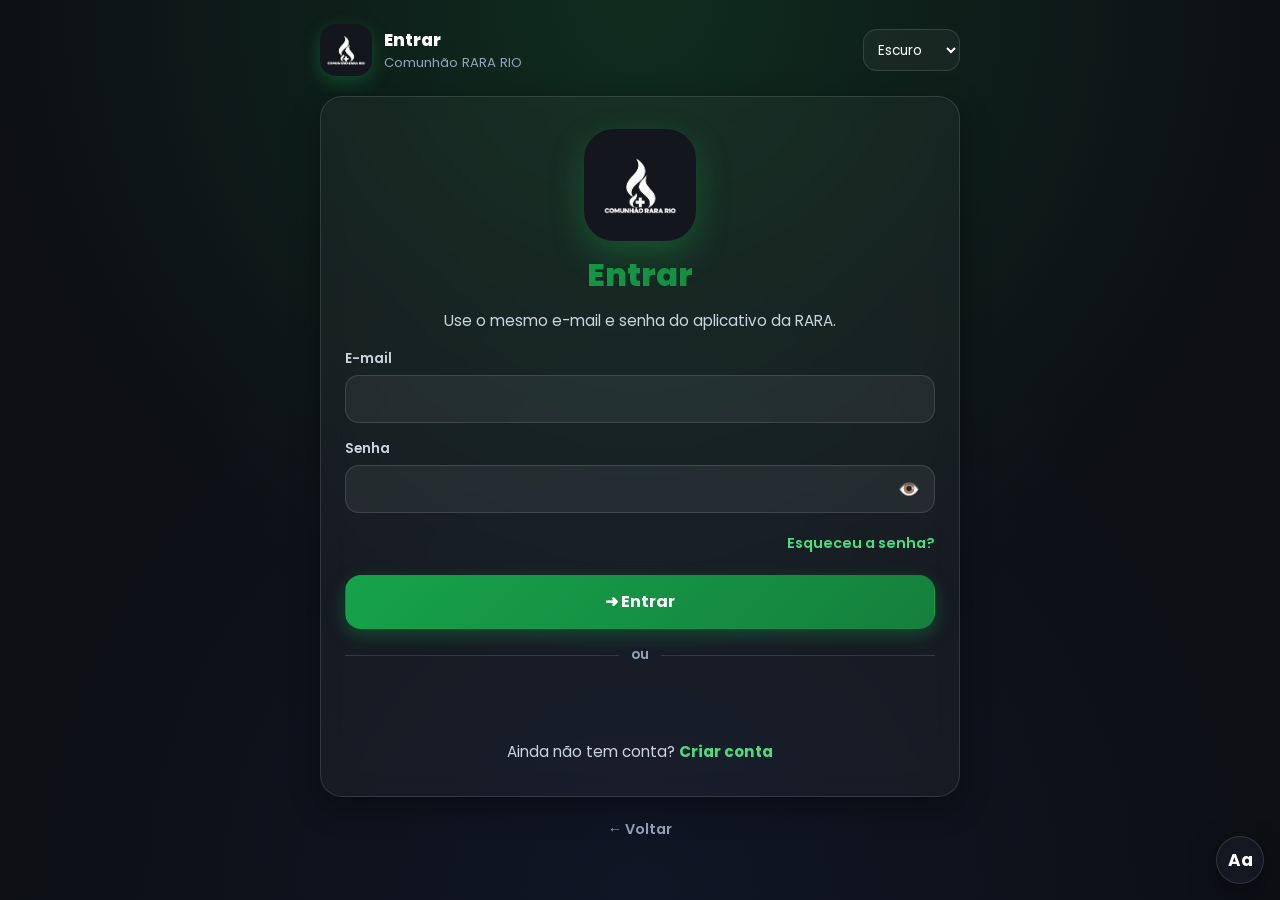
<file: pages/login.html>
<!DOCTYPE html>
<html lang="pt-BR">
<head>
    <meta charset="UTF-8">
    <meta name="viewport" content="width=device-width, initial-scale=1.0">
    <title>Login - Comunhão RARA RIO</title>
    <meta name="robots" content="noindex">

    <!-- Fonte Google Poppins -->
    <link href="https://fonts.googleapis.com/css2?family=Poppins:wght@400;500;600;700;800&display=swap" rel="stylesheet">

    <!-- CSS compartilhado dos painéis -->
    <link rel="stylesheet" href="../css/painel.css">

    <!-- Tema antes de desenhar a página (evita piscar) -->
    <script src="../js/shared/tema.js"></script>
    <script type="module" src="../js/login.js"></script>
    <link rel="stylesheet" href="../css/letra.css">
    <script src="../js/shared/letra.js"></script>
</head>
<body>

    <div class="container" id="app">
        <div class="skeleton" aria-hidden="true"></div>
        <noscript><p>Ative o JavaScript do navegador para entrar.</p></noscript>
    </div>

</body>
</html>
</file>
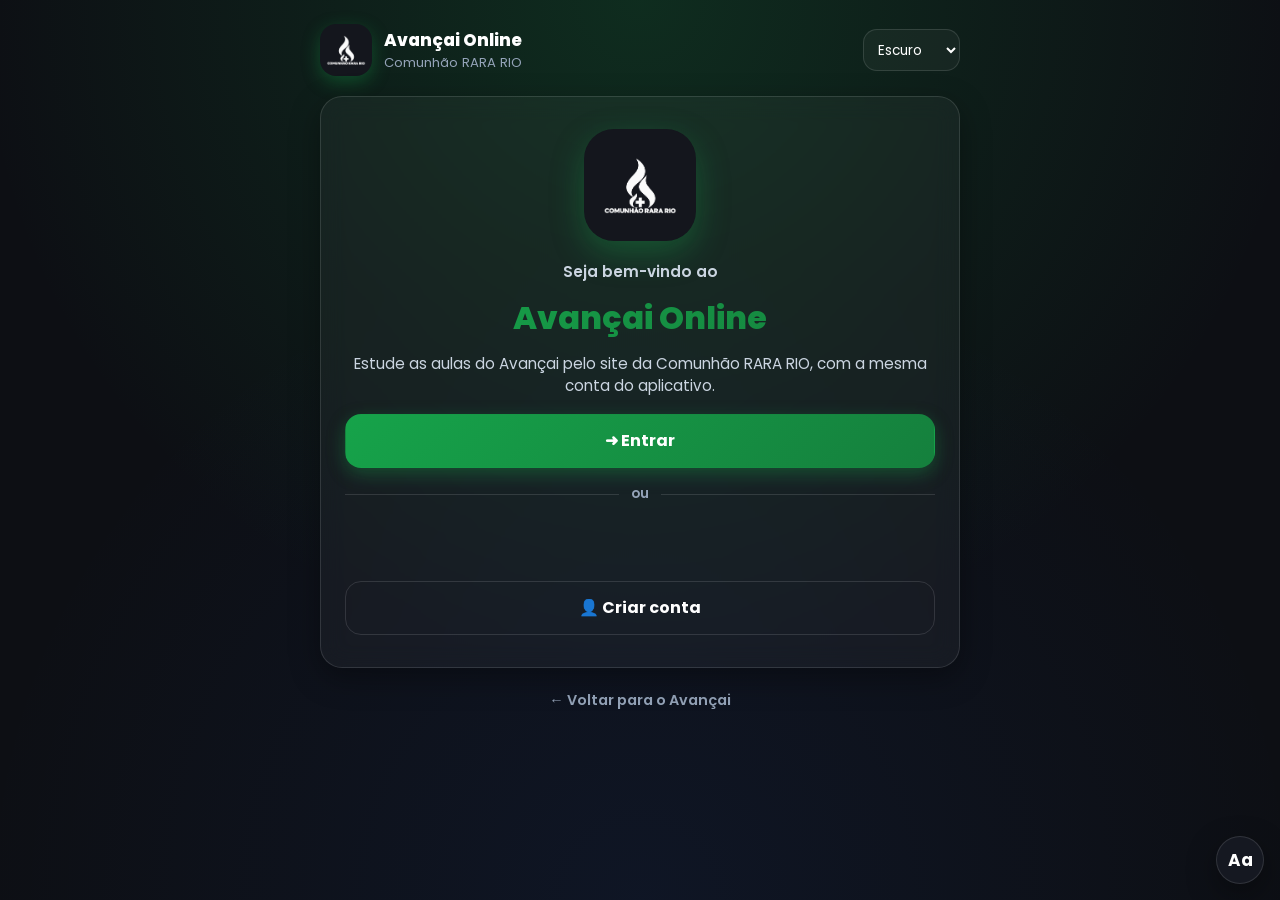
<file: pages/painel-aluno.html>
<!DOCTYPE html>
<html lang="pt-BR">
<head>
    <meta charset="UTF-8">
    <meta name="viewport" content="width=device-width, initial-scale=1.0">
    <title>Painel do Aluno - Comunhão RARA RIO</title>
    <meta name="robots" content="noindex">

    <!-- Fonte Google Poppins -->
    <link href="https://fonts.googleapis.com/css2?family=Poppins:wght@400;500;600;700;800&display=swap" rel="stylesheet">

    <!-- CSS compartilhado dos painéis -->
    <link rel="stylesheet" href="../css/painel.css">

    <!-- Tema antes de desenhar a página (evita piscar) -->
    <script src="../js/shared/tema.js"></script>
    <script type="module" src="../js/painel-aluno.js"></script>
    <link rel="stylesheet" href="../css/letra.css">
    <script src="../js/shared/letra.js"></script>
</head>
<body>

    <div class="container" id="app">
        <div class="skeleton" aria-hidden="true"></div>
        <noscript><p>Ative o JavaScript do navegador para usar o Painel do Aluno.</p></noscript>
    </div>

</body>
</html>
</file>
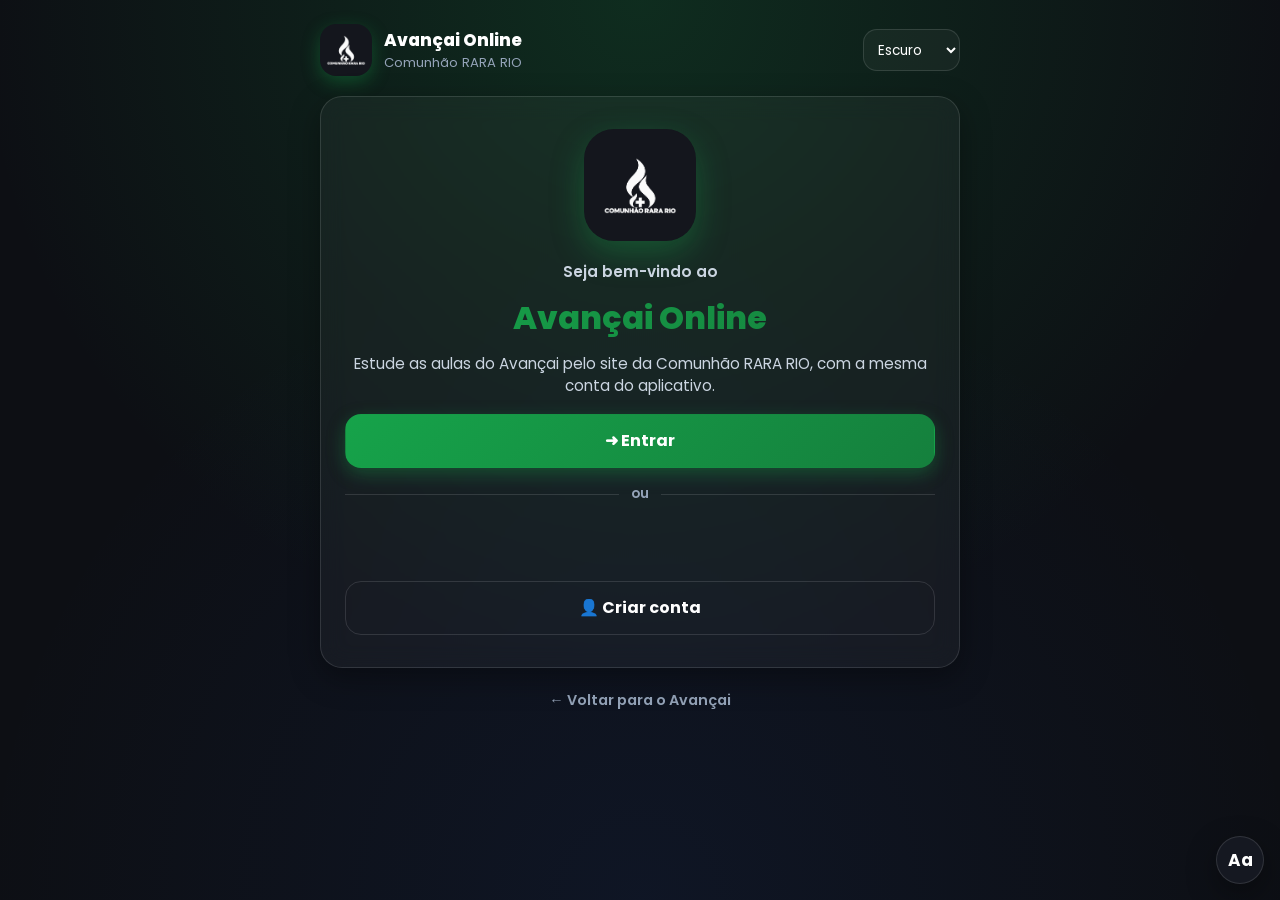
<file: pages/painel-professor.html>
<!DOCTYPE html>
<html lang="pt-BR">
<head>
    <meta charset="UTF-8">
    <meta name="viewport" content="width=device-width, initial-scale=1.0">
    <title>Painel do Professor - Comunhão RARA RIO</title>
    <meta name="robots" content="noindex">

    <!-- Fonte Google Poppins -->
    <link href="https://fonts.googleapis.com/css2?family=Poppins:wght@400;500;600;700;800&display=swap" rel="stylesheet">

    <!-- CSS compartilhado dos painéis -->
    <link rel="stylesheet" href="../css/painel.css">

    <!-- Tema antes de desenhar a página (evita piscar) -->
    <script src="../js/shared/tema.js"></script>
    <script type="module" src="../js/painel-professor.js"></script>
    <link rel="stylesheet" href="../css/letra.css">
    <script src="../js/shared/letra.js"></script>
</head>
<body>

    <div class="container" id="app">
        <div class="skeleton" aria-hidden="true"></div>
        <noscript><p>Ative o JavaScript do navegador para usar o Painel do Professor.</p></noscript>
    </div>

</body>
</html>
</file>
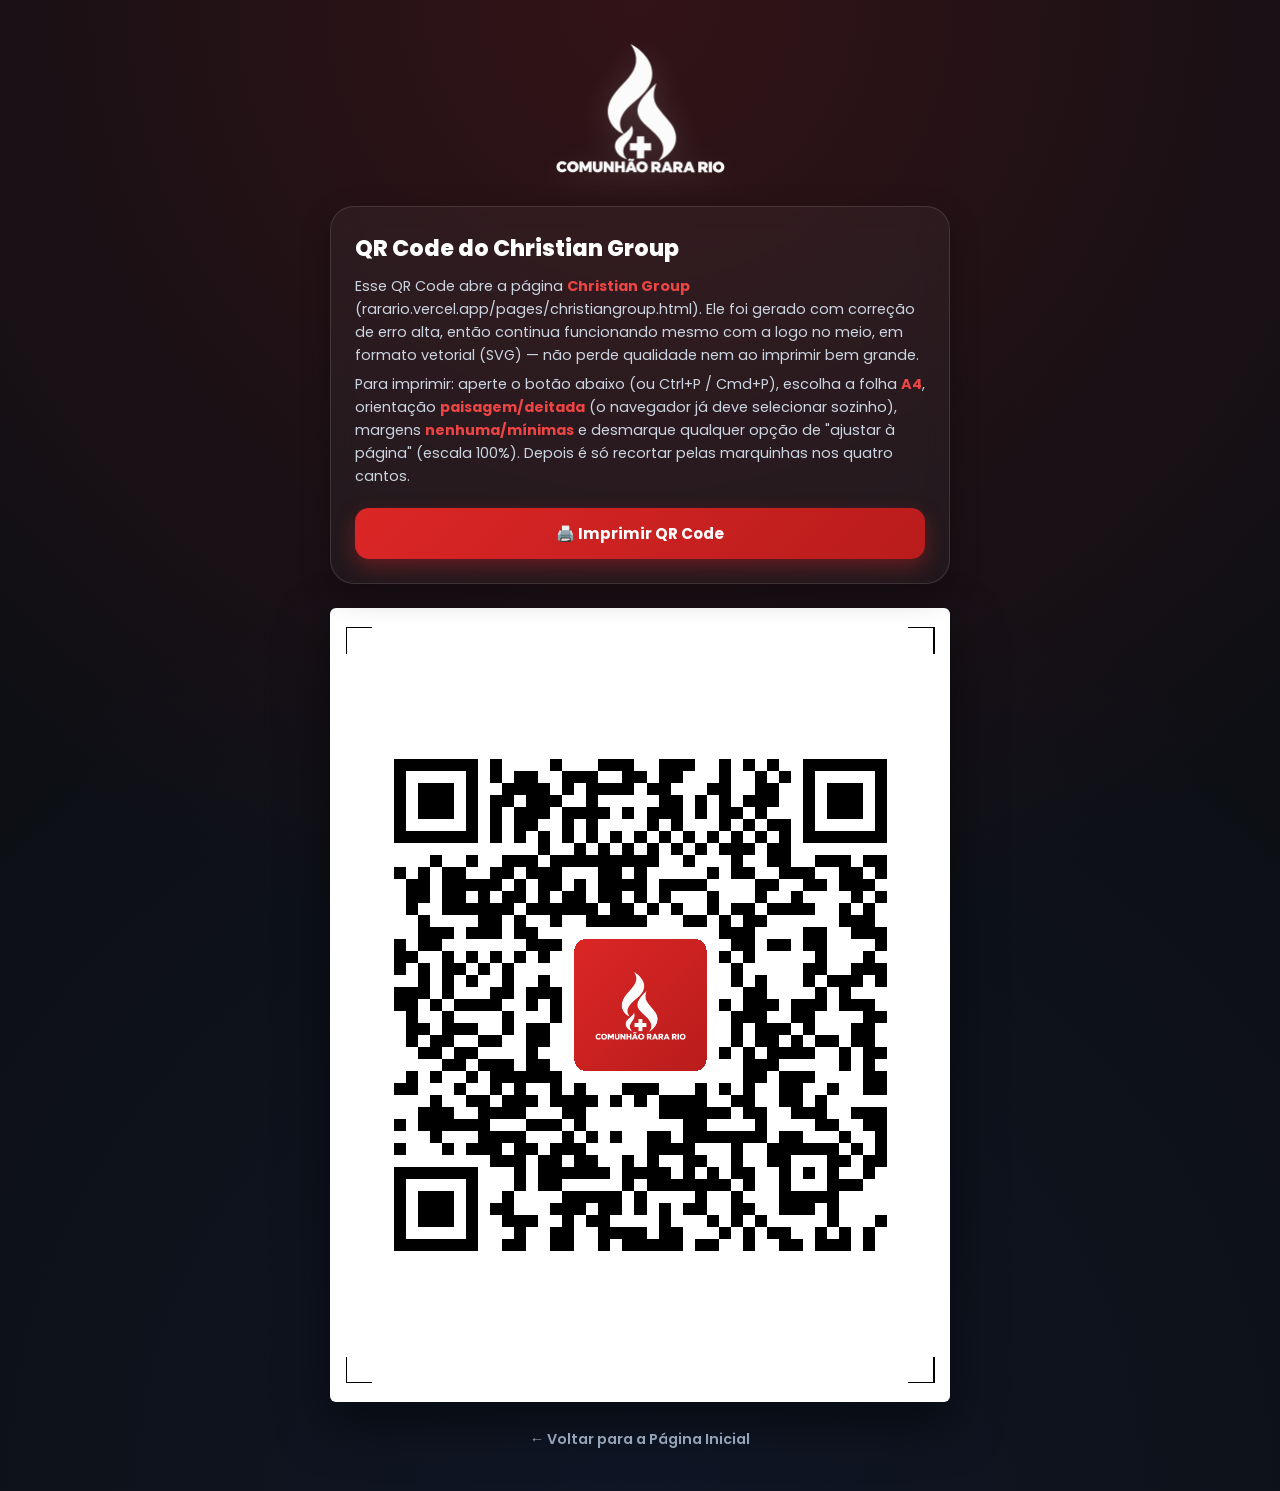
<file: pages/qrcode-christiangroup.html>
<!DOCTYPE html>
<html lang="pt-BR">
<head>
    <meta charset="UTF-8">
    <meta name="viewport" content="width=device-width, initial-scale=1.0">
    <title>QR Code - Christian Group</title>

    <!-- Fonte Google Poppins -->
    <link href="https://fonts.googleapis.com/css2?family=Poppins:wght@400;500;600;700;800&display=swap" rel="stylesheet">

    <!-- Link para o arquivo CSS externo (mesmo CSS do outro QR Code) -->
    <link rel="stylesheet" href="../css/qrcode.css">
</head>
<body>

    <div class="container">

        <!-- Logo e instruções (não imprimem) -->
        <div class="logo-wrapper no-print">
            <a href="../index.html">
                <img src="../img/logo-rarario-transparente.webp" alt="Logo">
            </a>
        </div>

        <header class="header-card no-print">
            <h1>QR Code do Christian Group</h1>
            <p>Esse QR Code abre a página <b>Christian Group</b> (rarario.vercel.app/pages/christiangroup.html). Ele foi gerado com correção de erro alta, então continua funcionando mesmo com a logo no meio, em formato vetorial (SVG) — não perde qualidade nem ao imprimir bem grande.</p>
            <p>Para imprimir: aperte o botão abaixo (ou Ctrl+P / Cmd+P), escolha a folha <b>A4</b>, orientação <b>paisagem/deitada</b> (o navegador já deve selecionar sozinho), margens <b>nenhuma/mínimas</b> e desmarque qualquer opção de "ajustar à página" (escala 100%). Depois é só recortar pelas marquinhas nos quatro cantos.</p>
            <button class="btn-print" onclick="window.print()">🖨️ Imprimir QR Code</button>
        </header>

        <!-- Folha A4 com o QR Code centralizado -->
        <div class="a4-sheet">
            <div class="qr-stage">
                <span class="crop-mark crop-mark--tl"></span>
                <span class="crop-mark crop-mark--tr"></span>
                <span class="crop-mark crop-mark--bl"></span>
                <span class="crop-mark crop-mark--br"></span>
                <img src="../img/qrcode-christiangroup.svg" alt="QR Code para a página Christian Group">
            </div>
        </div>

        <!-- Botão para voltar para a Home -->
        <div class="back-link-wrapper no-print">
            <a href="../index.html" class="back-link">← Voltar para a Página Inicial</a>
        </div>

    </div>

</body>
</html>
</file>
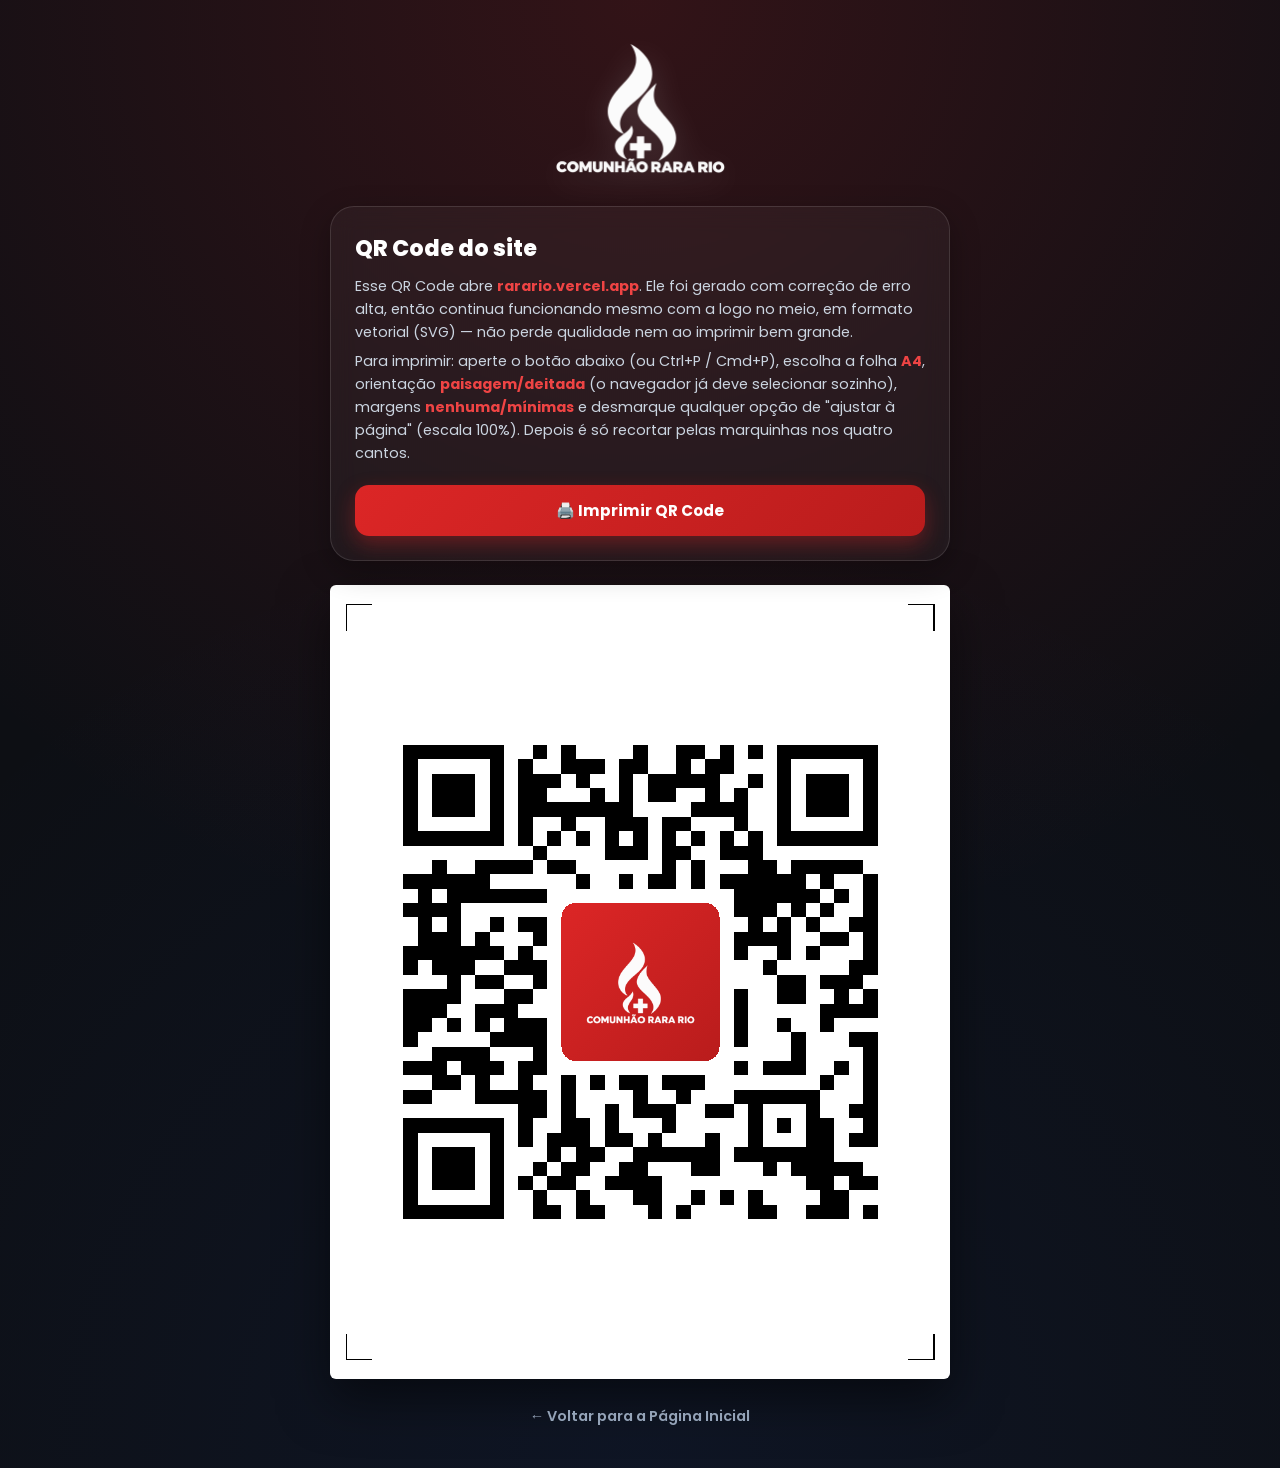
<file: pages/qrcode.html>
<!DOCTYPE html>
<html lang="pt-BR">
<head>
    <meta charset="UTF-8">
    <meta name="viewport" content="width=device-width, initial-scale=1.0">
    <title>QR Code - Comunhão RARA RIO</title>

    <!-- Fonte Google Poppins -->
    <link href="https://fonts.googleapis.com/css2?family=Poppins:wght@400;500;600;700;800&display=swap" rel="stylesheet">

    <!-- Link para o arquivo CSS externo -->
    <link rel="stylesheet" href="../css/qrcode.css">
</head>
<body>

    <div class="container">

        <!-- Logo e instruções (não imprimem) -->
        <div class="logo-wrapper no-print">
            <a href="../index.html">
                <img src="../img/logo-rarario-transparente.webp" alt="Logo">
            </a>
        </div>

        <header class="header-card no-print">
            <h1>QR Code do site</h1>
            <p>Esse QR Code abre <b>rarario.vercel.app</b>. Ele foi gerado com correção de erro alta, então continua funcionando mesmo com a logo no meio, em formato vetorial (SVG) — não perde qualidade nem ao imprimir bem grande.</p>
            <p>Para imprimir: aperte o botão abaixo (ou Ctrl+P / Cmd+P), escolha a folha <b>A4</b>, orientação <b>paisagem/deitada</b> (o navegador já deve selecionar sozinho), margens <b>nenhuma/mínimas</b> e desmarque qualquer opção de "ajustar à página" (escala 100%). Depois é só recortar pelas marquinhas nos quatro cantos.</p>
            <button class="btn-print" onclick="window.print()">🖨️ Imprimir QR Code</button>
        </header>

        <!-- Folha A4 com o QR Code centralizado -->
        <div class="a4-sheet">
            <div class="qr-stage">
                <span class="crop-mark crop-mark--tl"></span>
                <span class="crop-mark crop-mark--tr"></span>
                <span class="crop-mark crop-mark--bl"></span>
                <span class="crop-mark crop-mark--br"></span>
                <img src="../img/qrcode-rarario.svg" alt="QR Code para rarario.vercel.app">
            </div>
        </div>

        <!-- Botão para voltar para a Home -->
        <div class="back-link-wrapper no-print">
            <a href="../index.html" class="back-link">← Voltar para a Página Inicial</a>
        </div>

    </div>

</body>
</html>
</file>
<file: css/index.css>
/* ===================================================
   1. VARIÁVEIS DE CORES (Paleta da Imagem)
   =================================================== */
:root {
    --bg-dark: #0f1117;
    
    /* Cores dos Passos (Degradês + Brilhos) */
    --orange-grad: linear-gradient(135deg, #f97316 0%, #ea580c 100%);
    --orange-glow: rgba(249, 115, 22, 0.35);

    --green-grad: linear-gradient(135deg, #16a34a 0%, #15803d 100%);
    --green-glow: rgba(22, 163, 74, 0.35);

    --red-grad: linear-gradient(135deg, #dc2626 0%, #b91c1c 100%);
    --red-glow: rgba(220, 38, 38, 0.35);

    --dark-grad: linear-gradient(135deg, #334155 0%, #1e293b 100%);
    --dark-glow: rgba(51, 65, 85, 0.35);
}

/* ===================================================
   2. RESET E ESTILOS GERAIS DE FUNDO
   =================================================== */
* {
    margin: 0;
    padding: 0;
    box-sizing: border-box;
    font-family: 'Poppins', sans-serif;
}

body {
    min-height: 100vh;
    background: #0d0f14;
    background-image: 
        radial-gradient(circle at 50% 0%, rgba(37, 99, 235, 0.12) 0%, transparent 50%),
        radial-gradient(circle at 50% 100%, rgba(249, 115, 22, 0.08) 0%, transparent 50%);
    display: flex;
    justify-content: center;
    align-items: center;
    padding: 40px 20px;
    color: #ffffff;
}

.container {
    width: 100%;
    max-width: 520px;
    display: flex;
    flex-direction: column;
    gap: 20px;
}

/* ===================================================
   3. ESTILIZAÇÃO DA LOGO
   =================================================== */
.logo-wrapper {
    text-align: center;
    margin-bottom: 10px;
    animation: fadeIn 0.8s ease-out;
}

.logo-wrapper img {
    max-width: 220px;
    height: auto;
    filter: drop-shadow(0px 8px 16px rgba(255, 255, 255, 0.15));
    transition: transform 0.4s ease;
}

.logo-wrapper img:hover {
    transform: scale(1.04);
}

/* ===================================================
   4. ESTILO DOS CARDS
   =================================================== */
.card {
    position: relative;
    display: flex;
    align-items: center;
    justify-content: space-between;
    padding: 16px 24px;
    border-radius: 50px;
    color: #ffffff;
    text-decoration: none;
    overflow: hidden;
    cursor: pointer;
    
    backdrop-filter: blur(10px);
    border: 1px solid rgba(255, 255, 255, 0.15);
    
    transition: all 0.4s cubic-bezier(0.175, 0.885, 0.32, 1.275);
    animation: slideUp 0.6s ease-out cubic-bezier(0.16, 1, 0.3, 1) both;
}

/* Efeito de brilho que passa pelo card */
.card::before {
    content: '';
    position: absolute;
    top: 0;
    left: -100%;
    width: 100%;
    height: 100%;
    background: linear-gradient(
        90deg, 
        transparent, 
        rgba(255, 255, 255, 0.25), 
        transparent
    );
    transition: left 0.6s ease;
}

.card:hover::before {
    left: 100%;
}

.card:hover {
    transform: translateY(-6px) scale(1.02);
}

/* Cores Específicas por Card */
.card-conversao {
    background: var(--orange-grad);
    box-shadow: 0 10px 25px var(--orange-glow);
    animation-delay: 0.1s;
}

.card-avancai {
    background: var(--green-grad);
    box-shadow: 0 10px 25px var(--green-glow);
    animation-delay: 0.2s;
}

.card-cura {
    background: var(--red-grad);
    box-shadow: 0 10px 25px var(--red-glow);
    animation-delay: 0.3s;
}

.card-atuacao {
    background: var(--dark-grad);
    box-shadow: 0 10px 25px var(--dark-glow);
    animation-delay: 0.4s;
}

/* Conteúdo Interno do Card */
.card-content {
    display: flex;
    align-items: center;
    gap: 15px;
    z-index: 1;
}

.card-icon {
    width: 38px;
    height: 38px;
    background: rgba(255, 255, 255, 0.2);
    border-radius: 50%;
    display: flex;
    align-items: center;
    justify-content: center;
    font-size: 1.1rem;
    backdrop-filter: blur(4px);
}

.card-title {
    font-size: 1.25rem;
    font-weight: 700;
    letter-spacing: 0.5px;
    text-shadow: 0 2px 4px rgba(0, 0, 0, 0.2);
}

/* Badge (Passo 01, 02...) */
.step-badge {
    background: rgba(0, 0, 0, 0.35);
    padding: 6px 16px;
    border-radius: 30px;
    font-size: 0.85rem;
    font-weight: 600;
    letter-spacing: 1px;
    text-transform: uppercase;
    border: 1px solid rgba(255, 255, 255, 0.1);
    z-index: 1;
}

.step-badge span {
    font-weight: 800;
    font-size: 1rem;
    margin-left: 4px;
}

/* ===================================================
   5. ANIMAÇÕES
   =================================================== */
@keyframes slideUp {
    from {
        opacity: 0;
        transform: translateY(30px);
    }
    to {
        opacity: 1;
        transform: translateY(0);
    }
}

@keyframes fadeIn {
    from { opacity: 0; }
    to { opacity: 1; }
}

/* Responsividade para telas menores */
@media (max-width: 480px) {
    .card {
        padding: 14px 18px;
    }
    .card-title {
        font-size: 1.1rem;
    }
    .step-badge {
        font-size: 0.75rem;
        padding: 4px 12px;
    }
}








/* ===================================================
   TELA DE CARREGAMENTO (PRELOADER)
   =================================================== */
#loader {
    position: fixed;
    top: 0;
    left: 0;
    width: 100vw;
    height: 100vh;
    background-color: #0d0f14; /* Fundo escuro igual ao site */
    display: flex;
    flex-direction: column;
    justify-content: center;
    align-items: center;
    gap: 24px;
    z-index: 9999;
    transition: opacity 0.6s ease, visibility 0.6s ease;
}

/* Esconde o loader suavemente */
#loader.hide {
    opacity: 0;
    visibility: hidden;
}

/* Container do Spinner e Logo */
.spinner-container {
    position: relative;
    width: 230px;
    height: 230px;
    display: flex;
    align-items: center;
    justify-content: center;
}

/* Logo centralizada */
.loader-logo {
    width: 95px;
    height: 95px;
    object-fit: contain;
    border-radius: 0%;
    z-index: 2;
    animation: pulse 1.5s infinite ease-in-out;
}

/* Círculo estilo Google (SVG) */
.spinner {
    position: absolute;
    top: 0;
    left: 0;
    width: 100%;
    height: 100%;
    animation: rotate 2s linear infinite;
    z-index: 1;
}

.spinner .path {
    stroke-dasharray: 90, 150;
    stroke-dashoffset: 0;
    stroke-linecap: round;
    animation: dash 1.5s ease-in-out infinite, colorChange 6s ease-in-out infinite;
}

/* Texto de Boas-vindas */
.welcome-text {
    color: #e2e8f0;
    font-size: 1.05rem;
    font-weight: 400;
    text-align: center;
    padding: 0 20px;
    letter-spacing: 0.5px;
    animation: fadeInText 1s ease-out;
}

.welcome-text b {
    color: #ffffff; /* Azul de destaque */
}

/* ===================================================
   ANIMAÇÕES DO SPINNER E LOGO
   =================================================== */
@keyframes rotate {
    100% {
        transform: rotate(360deg);
    }
}

@keyframes dash {
    0% {
        stroke-dasharray: 1, 150;
        stroke-dashoffset: 0;
    }
    50% {
        stroke-dasharray: 90, 150;
        stroke-dashoffset: -35;
    }
    100% {
        stroke-dasharray: 90, 150;
        stroke-dashoffset: -124;
    }
}

/* Transição de cores do círculo (Estilo Google) */
@keyframes colorChange {
    0%, 100% { stroke: #3b82f6; } /* Azul */
    25% { stroke: #ef4444; }      /* Vermelho */
    50% { stroke: #eab308; }      /* Amarelo */
    75% { stroke: #22c55e; }      /* Verde */
}

/* Efeito de pulso suave na logo */
@keyframes pulse {
    0%, 100% {
        transform: scale(1);
    }
    50% {
        transform: scale(1.06);
    }
}

@keyframes fadeInText {
    from {
        opacity: 0;
        transform: translateY(10px);
    }
    to {
        opacity: 1;
        transform: translateY(0);
    }
}
</file>
<file: css/letra.css>
/* ===================================================
   TAMANHO DA LETRA — botão "Aa" flutuante (js/shared/letra.js)
   Usa os tokens dos painéis quando existem; nas outras páginas
   (sempre escuras) cai no vidro fosco escuro padrão do site.
   Medidas em px de propósito: o controle não cresce junto com a letra.
   =================================================== */
.letra {
    position: fixed;
    right: 16px;
    bottom: 16px;
    z-index: 900;
    display: flex;
    flex-direction: column;
    align-items: flex-end;
    gap: 10px;
    font-family: 'Poppins', sans-serif;
}

.letra-abrir,
.letra-painel {
    background: var(--dialog-bg, rgba(21, 24, 33, 0.85));
    border: 1px solid var(--glass-border, rgba(255, 255, 255, 0.14));
    color: var(--text, #ffffff);
    box-shadow: var(--shadow, 0 10px 30px rgba(0, 0, 0, 0.35));
    backdrop-filter: blur(12px);
    -webkit-backdrop-filter: blur(12px);
}

.letra-abrir {
    width: 48px;
    height: 48px;
    border-radius: 50%;
    font: 700 17px/1 'Poppins', sans-serif;
    cursor: pointer;
    transition: transform 0.15s ease;
}

.letra-abrir:hover { transform: scale(1.06); }

.letra-painel {
    display: flex;
    align-items: center;
    gap: 6px;
    padding: 8px;
    border-radius: 18px;
    animation: letraSurgir 0.18s ease-out;
}

.letra-painel[hidden] { display: none; }

.letra-btn,
.letra-pct {
    height: 42px;
    border-radius: 12px;
    border: 1px solid var(--glass-border, rgba(255, 255, 255, 0.14));
    background: var(--glass-bg, rgba(255, 255, 255, 0.05));
    color: inherit;
    cursor: pointer;
    font-family: inherit;
}

.letra-btn {
    width: 42px;
    font-size: 15px;
    font-weight: 700;
}

.letra-btn-grande { font-size: 20px; }
.letra-btn small { font-size: 12px; margin-left: 1px; }

.letra-pct {
    min-width: 64px;
    padding: 0 10px;
    border-color: transparent;
    background: transparent;
    font-size: 14px;
    font-weight: 600;
}

.letra-btn:disabled { opacity: 0.35; cursor: default; }

.letra-abrir:focus-visible,
.letra-btn:focus-visible,
.letra-pct:focus-visible {
    outline: 2px solid var(--accent, #a78bfa);
    outline-offset: 2px;
}

@keyframes letraSurgir {
    from { opacity: 0; transform: translateY(6px); }
    to { opacity: 1; transform: translateY(0); }
}

@media (prefers-reduced-motion: reduce) {
    .letra-painel { animation: none; }
    .letra-abrir { transition: none; }
}

@media print {
    .letra { display: none; }
}
</file>
<file: css/atuacao.css>
/* ===================================================
   1. VARIÁVEIS DE CORES (Tema Cinza / Prata - Atuação)
   =================================================== */
:root {
    --bg-dark: #0d0f14;
    
    /* Degradês Cinza / Prata Metálico */
    --gray-grad: linear-gradient(135deg, #64748b 0%, #475569 100%);
    --gray-glow: rgba(148, 163, 184, 0.25);

    /* Card de vidro */
    --glass-bg: rgba(255, 255, 255, 0.04);
    --glass-border: rgba(255, 255, 255, 0.12);
}

/* ===================================================
   2. RESET E ESTILOS GERAIS
   =================================================== */
* {
    margin: 0;
    padding: 0;
    box-sizing: border-box;
    font-family: 'Poppins', sans-serif;
}

body {
    min-height: 100vh;
    background: var(--bg-dark);
    /* Fundo com iluminação radial suave em tom cinza prata */
    background-image: 
        radial-gradient(circle at 50% 0%, rgba(148, 163, 184, 0.15) 0%, transparent 60%),
        radial-gradient(circle at 50% 100%, rgba(30, 41, 59, 0.3) 0%, transparent 60%);
    display: flex;
    justify-content: center;
    align-items: center;
    padding: 40px 20px;
    color: #ffffff;
}

.container {
    width: 100%;
    max-width: 680px;
    display: flex;
    flex-direction: column;
    gap: 24px;
}

/* ===================================================
   3. LOGO
   =================================================== */
.logo-wrapper {
    text-align: center;
    animation: fadeIn 0.8s ease-out;
}

.logo-wrapper img {
    max-width: 200px;
    height: auto;
    filter: drop-shadow(0px 8px 16px rgba(255, 255, 255, 0.15));
    transition: transform 0.4s ease;
}

.logo-wrapper img:hover {
    transform: scale(1.04);
}

/* ===================================================
   4. CABEÇALHO / TEXTO 1
   =================================================== */
.header-card {
    text-align: left;
    background: var(--glass-bg);
    border: 1px solid var(--glass-border);
    backdrop-filter: blur(12px);
    border-radius: 24px;
    padding: 28px 24px;
    box-shadow: 0 10px 30px rgba(0, 0, 0, 0.3);
    animation: slideUp 0.6s ease-out both;
}

.badge-step {
    display: inline-block;
    background: var(--gray-grad);
    color: #fff;
    font-size: 0.75rem;
    font-weight: 800;
    padding: 4px 14px;
    border-radius: 20px;
    letter-spacing: 1.5px;
    margin-bottom: 12px;
    box-shadow: 0 4px 12px var(--gray-glow);
}

.header-card h1 {
    font-size: 2rem;
    font-weight: 800;
    margin-bottom: 10px;
    color: #ffffff;
}

.header-card p {
    font-size: 0.95rem;
    line-height: 1.6;
    color: #cbd5e1;
}

.header-card .sub-text {
    margin-top: 10px;
    color: #94a3b8;
    font-weight: 500;
}

/* ===================================================
   5. DEPARTAMENTOS (TEXTO 2)
   =================================================== */
.departments-section {
    display: flex;
    flex-direction: column;
    gap: 16px;
}

.section-title {
    font-size: 1.3rem;
    font-weight: 700;
    color: #ffffff;
    margin-bottom: 4px;
}

.departments-grid {
    display: flex;
    flex-direction: column;
    gap: 14px;
}

.dept-card {
    background: var(--glass-bg);
    border: 1px solid var(--glass-border);
    backdrop-filter: blur(12px);
    border-radius: 18px;
    padding: 18px 20px;
    display: flex;
    align-items: flex-start;
    gap: 16px;
    box-shadow: 0 6px 20px rgba(0, 0, 0, 0.2);
    transition: transform 0.3s ease, border-color 0.3s ease, box-shadow 0.3s ease;
    animation: slideUp 0.6s ease-out both;
}

.dept-card:hover {
    transform: translateY(-3px);
    border-color: rgba(203, 213, 225, 0.4);
    box-shadow: 0 8px 25px rgba(148, 163, 184, 0.15);
}

.dept-number {
    background: rgba(148, 163, 184, 0.15);
    color: #cbd5e1;
    border: 1px solid rgba(148, 163, 184, 0.3);
    font-size: 0.85rem;
    font-weight: 800;
    min-width: 38px;
    height: 38px;
    border-radius: 12px;
    display: flex;
    align-items: center;
    justify-content: center;
    flex-shrink: 0;
}

.dept-content {
    display: flex;
    flex-direction: column;
    gap: 4px;
}

.dept-content h3 {
    font-size: 1.1rem;
    font-weight: 700;
    color: #ffffff;
}

.dept-leader {
    font-size: 0.85rem;
    color: #cbd5e1;
}

.dept-leader b {
    color: #f1f5f9;
}

.dept-desc {
    font-size: 0.88rem;
    color: #94a3b8;
    line-height: 1.5;
    margin-top: 2px;
}

/* ===================================================
   6. LINK DE VOLTAR
   =================================================== */
.back-link-wrapper {
    text-align: center;
    margin-top: 10px;
}

.back-link {
    color: #94a3b8;
    text-decoration: none;
    font-size: 0.9rem;
    font-weight: 600;
    transition: color 0.3s ease;
}

.back-link:hover {
    color: #e2e8f0;
}

/* ===================================================
   7. ANIMAÇÕES & RESPONSIVIDADE
   =================================================== */
@keyframes slideUp {
    from {
        opacity: 0;
        transform: translateY(20px);
    }
    to {
        opacity: 1;
        transform: translateY(0);
    }
}

@keyframes fadeIn {
    from { opacity: 0; }
    to { opacity: 1; }
}

@media (max-width: 480px) {
    .container {
        padding: 10px;
    }
    .header-card h1 {
        font-size: 1.6rem;
    }
    .dept-card {
        padding: 14px 16px;
    }
}
</file>
<file: css/avancai.css>
/* ===================================================
   1. VARIÁVEIS DE CORES (Tema Verde - Passo Avançai)
   =================================================== */
:root {
    --bg-dark: #0d0f14;
    
    /* Degradês Verdes (Tema do Avançai - Passo Verde) */
    --green-grad: linear-gradient(135deg, #16a34a 0%, #15803d 100%);
    --green-glow: rgba(22, 163, 74, 0.35);

    /* Degradês Escuros / Contraste */
    --dark-grad: linear-gradient(135deg, #334155 0%, #1e293b 100%);
    --dark-glow: rgba(51, 65, 85, 0.35);

    /* Card de vidro */
    --glass-bg: rgba(255, 255, 255, 0.04);
    --glass-border: rgba(255, 255, 255, 0.12);
}

/* ===================================================
   2. RESET E ESTILOS GERAIS
   =================================================== */
* {
    margin: 0;
    padding: 0;
    box-sizing: border-box;
    font-family: 'Poppins', sans-serif;
}

body {
    min-height: 100vh;
    background: var(--bg-dark);
    /* Fundo com iluminação radial suave em verde */
    background-image: 
        radial-gradient(circle at 50% 0%, rgba(22, 163, 74, 0.18) 0%, transparent 60%),
        radial-gradient(circle at 50% 100%, rgba(37, 99, 235, 0.08) 0%, transparent 60%);
    display: flex;
    justify-content: center;
    align-items: center;
    padding: 40px 20px;
    color: #ffffff;
}

.container {
    width: 100%;
    max-width: 560px;
    display: flex;
    flex-direction: column;
    gap: 24px;
}

/* ===================================================
   3. LOGO
   =================================================== */
.logo-wrapper {
    text-align: center;
    animation: fadeIn 0.8s ease-out;
}

.logo-wrapper img {
    max-width: 200px;
    height: auto;
    filter: drop-shadow(0px 8px 16px rgba(255, 255, 255, 0.15));
    transition: transform 0.4s ease;
}

.logo-wrapper img:hover {
    transform: scale(1.04);
}

/* ===================================================
   4. CABEÇALHO / TEXTO 1
   =================================================== */
.header-card {
    text-align: left;
    background: var(--glass-bg);
    border: 1px solid var(--glass-border);
    backdrop-filter: blur(12px);
    border-radius: 24px;
    padding: 28px 24px;
    box-shadow: 0 10px 30px rgba(0, 0, 0, 0.3);
    animation: slideUp 0.6s ease-out both;
}

.badge-step {
    display: inline-block;
    background: var(--green-grad);
    color: #fff;
    font-size: 0.75rem;
    font-weight: 800;
    padding: 4px 14px;
    border-radius: 20px;
    letter-spacing: 1.5px;
    margin-bottom: 12px;
    box-shadow: 0 4px 12px var(--green-glow);
}

.header-card h1 {
    font-size: 2rem;
    font-weight: 800;
    margin-bottom: 8px;
    color: #ffffff;
}

.intro-title {
    font-size: 1.1rem;
    font-weight: 700;
    color: #22c55e;
    margin-bottom: 8px;
}

.header-card p {
    font-size: 0.95rem;
    line-height: 1.6;
    color: #cbd5e1;
}

/* Lista estilizada do Texto 1 */
.feature-list {
    list-style: none;
    margin-top: 14px;
    display: flex;
    flex-direction: column;
    gap: 10px;
}

.feature-list li {
    font-size: 0.95rem;
    color: #f1f5f9;
    display: flex;
    align-items: center;
    gap: 10px;
    background: rgba(255, 255, 255, 0.03);
    padding: 10px 14px;
    border-radius: 12px;
    border: 1px solid rgba(255, 255, 255, 0.05);
}

.bullet {
    background: #22c55e;
    color: #0d0f14;
    font-weight: 800;
    width: 22px;
    height: 22px;
    border-radius: 50%;
    display: flex;
    align-items: center;
    justify-content: center;
    font-size: 0.75rem;
}

/* ===================================================
   5. CARDS DE CONTEÚDO (RESET, START, CDV)
   =================================================== */
.card-section {
    background: var(--glass-bg);
    border: 1px solid var(--glass-border);
    backdrop-filter: blur(12px);
    border-radius: 24px;
    padding: 24px;
    display: flex;
    flex-direction: column;
    gap: 14px;
    box-shadow: 0 8px 24px rgba(0, 0, 0, 0.25);
    transition: transform 0.3s ease, border-color 0.3s ease;
    animation: slideUp 0.6s ease-out both;
}

.card-section:nth-child(2) { animation-delay: 0.1s; }
.card-section:nth-child(3) { animation-delay: 0.2s; }
.card-section:nth-child(4) { animation-delay: 0.3s; }

.card-section:hover {
    transform: translateY(-4px);
    border-color: rgba(34, 197, 94, 0.4);
}

.card-title-group {
    display: flex;
    align-items: center;
    gap: 12px;
}

.course-tag {
    background: rgba(34, 197, 94, 0.15);
    color: #4ade80;
    font-size: 0.75rem;
    font-weight: 700;
    padding: 3px 10px;
    border-radius: 12px;
    border: 1px solid rgba(34, 197, 94, 0.3);
}

.tag-dark {
    background: rgba(148, 163, 184, 0.15);
    color: #cbd5e1;
    border-color: rgba(148, 163, 184, 0.3);
}

.card-section h2 {
    font-size: 1.35rem;
    font-weight: 800;
    color: #ffffff;
    letter-spacing: 0.5px;
}

.card-section p {
    font-size: 0.92rem;
    line-height: 1.6;
    color: #94a3b8;
}

.card-section b {
    color: #ffffff;
}

/* Estilo do Card CDV (Informativo sem botão) */
.card-info {
    border-left: 4px solid #22c55e;
}

/* ===================================================
   6. BOTÕES
   =================================================== */
.btn {
    display: inline-block;
    text-align: center;
    padding: 14px 24px;
    border-radius: 50px;
    font-size: 0.95rem;
    font-weight: 700;
    color: #ffffff;
    text-decoration: none;
    cursor: pointer;
    position: relative;
    overflow: hidden;
    transition: all 0.3s ease;
    margin-top: 6px;
}

.btn-green {
    background: var(--green-grad);
    box-shadow: 0 6px 20px var(--green-glow);
}

.btn-green:hover {
    transform: scale(1.02);
    box-shadow: 0 10px 25px rgba(22, 163, 74, 0.5);
}

/* Botão secundário: contornado, para não competir com o principal */
.btn-outline {
    background: var(--glass-bg);
    border: 1px solid rgba(22, 163, 74, 0.6);
    color: #4ade80;
}

.btn-outline:hover {
    transform: scale(1.02);
    background: rgba(22, 163, 74, 0.12);
    box-shadow: 0 6px 20px var(--green-glow);
}

/* Efeito de brilho que passa no botão ao passar o mouse */
.btn::before {
    content: '';
    position: absolute;
    top: 0;
    left: -100%;
    width: 100%;
    height: 100%;
    background: linear-gradient(90deg, transparent, rgba(255, 255, 255, 0.25), transparent);
    transition: left 0.5s ease;
}

.btn:hover::before {
    left: 100%;
}

/* ===================================================
   7. LINK DE VOLTAR
   =================================================== */
.back-link-wrapper {
    text-align: center;
    margin-top: 10px;
}

.back-link {
    color: #94a3b8;
    text-decoration: none;
    font-size: 0.9rem;
    font-weight: 600;
    transition: color 0.3s ease;
}

.back-link:hover {
    color: #22c55e;
}

/* ===================================================
   8. ANIMAÇÕES
   =================================================== */
@keyframes slideUp {
    from {
        opacity: 0;
        transform: translateY(25px);
    }
    to {
        opacity: 1;
        transform: translateY(0);
    }
}

@keyframes fadeIn {
    from { opacity: 0; }
    to { opacity: 1; }
}

/* Responsividade */
@media (max-width: 480px) {
    .container {
        padding: 10px;
    }
    .header-card h1 {
        font-size: 1.6rem;
    }
    .card-section h2 {
        font-size: 1.2rem;
    }
    .btn {
        font-size: 0.88rem;
        padding: 12px 18px;
    }
}
</file>
<file: css/christiangroup.css>
/* ===================================================
   1. VARIÁVEIS DE CORES (Tema Vermelho - Christian Group)
   =================================================== */
:root {
    --bg-dark: #0d0f14;

    /* Degradês Vermelhos (mesmo tema da Cura da Alma) */
    --red-grad: linear-gradient(135deg, #dc2626 0%, #b91c1c 100%);
    --red-glow: rgba(220, 38, 38, 0.35);

    /* Card de vidro */
    --glass-bg: rgba(255, 255, 255, 0.04);
    --glass-border: rgba(255, 255, 255, 0.12);
}

/* ===================================================
   2. RESET E ESTILOS GERAIS
   =================================================== */
* {
    margin: 0;
    padding: 0;
    box-sizing: border-box;
    font-family: 'Poppins', sans-serif;
}

body {
    min-height: 100vh;
    background: var(--bg-dark);
    /* Fundo com iluminação radial suave em vermelho */
    background-image:
        radial-gradient(circle at 50% 0%, rgba(220, 38, 38, 0.18) 0%, transparent 60%),
        radial-gradient(circle at 50% 100%, rgba(37, 99, 235, 0.08) 0%, transparent 60%);
    display: flex;
    justify-content: center;
    align-items: center;
    padding: 40px 20px;
    color: #ffffff;
}

.container {
    width: 100%;
    max-width: 620px;
    display: flex;
    flex-direction: column;
    gap: 24px;
}

/* ===================================================
   3. LOGO
   =================================================== */
.logo-wrapper {
    text-align: center;
    animation: fadeIn 0.8s ease-out;
}

.logo-wrapper img {
    max-width: 200px;
    height: auto;
    filter: drop-shadow(0px 8px 16px rgba(255, 255, 255, 0.15));
    transition: transform 0.4s ease;
}

.logo-wrapper img:hover {
    transform: scale(1.04);
}

/* ===================================================
   4. VÍDEO INCORPORADO (RESPONSIVO)
   =================================================== */
.video-container {
    position: relative;
    width: 100%;
    padding-bottom: 56.25%; /* Proporção 16:9 */
    height: 0;
    border-radius: 20px;
    overflow: hidden;
    box-shadow: 0 10px 30px var(--red-glow), 0 4px 20px rgba(0, 0, 0, 0.5);
    border: 1px solid var(--glass-border);
    animation: slideUp 0.6s ease-out both;
}

.video-container iframe {
    position: absolute;
    top: 0;
    left: 0;
    width: 100%;
    height: 100%;
    border: 0;
}

/* ===================================================
   5. CABEÇALHO / TEXTO 1 (VISÃO DO PROJETO)
   =================================================== */
.header-card {
    text-align: left;
    background: var(--glass-bg);
    border: 1px solid var(--glass-border);
    backdrop-filter: blur(12px);
    border-radius: 24px;
    padding: 28px 24px;
    box-shadow: 0 10px 30px rgba(0, 0, 0, 0.3);
    animation: slideUp 0.6s ease-out both;
}

.badge-step {
    display: inline-block;
    background: var(--red-grad);
    color: #fff;
    font-size: 0.75rem;
    font-weight: 800;
    padding: 4px 14px;
    border-radius: 20px;
    letter-spacing: 1.5px;
    margin-bottom: 12px;
    box-shadow: 0 4px 12px var(--red-glow);
}

.header-card h1 {
    font-size: 2rem;
    font-weight: 800;
    margin-bottom: 12px;
    color: #ffffff;
}

.header-card p {
    font-size: 0.95rem;
    line-height: 1.6;
    color: #cbd5e1;
    margin-bottom: 10px;
}

.header-card p:last-child {
    margin-bottom: 0;
}

/* ===================================================
   6. CARDS DE CONTEÚDO GENÉRICOS
   =================================================== */
.card-section {
    background: var(--glass-bg);
    border: 1px solid var(--glass-border);
    backdrop-filter: blur(12px);
    border-radius: 24px;
    padding: 24px;
    display: flex;
    flex-direction: column;
    gap: 14px;
    box-shadow: 0 8px 24px rgba(0, 0, 0, 0.25);
    transition: transform 0.3s ease, border-color 0.3s ease;
    animation: slideUp 0.6s ease-out both;
}

.card-section:hover {
    transform: translateY(-4px);
    border-color: rgba(239, 68, 68, 0.4);
}

.card-section h2 {
    font-size: 1.25rem;
    font-weight: 700;
    color: #ffffff;
    line-height: 1.4;
}

.card-section .sub-text {
    font-size: 0.88rem;
    color: #94a3b8;
    margin-top: -6px;
}

/* ===================================================
   7. FUNÇÕES DO CHRISTIAN GROUP (TEXTO 2)
   =================================================== */
.functions-list {
    list-style: none;
    display: flex;
    flex-direction: column;
    gap: 10px;
}

.functions-list li {
    display: flex;
    align-items: center;
    gap: 14px;
    background: rgba(255, 255, 255, 0.03);
    border: 1px solid rgba(255, 255, 255, 0.05);
    border-radius: 12px;
    padding: 12px 16px;
    font-size: 0.92rem;
    color: #f1f5f9;
}

.functions-list .func-number {
    background: rgba(239, 68, 68, 0.15);
    color: #ef4444;
    border: 1px solid rgba(239, 68, 68, 0.3);
    font-size: 0.85rem;
    font-weight: 800;
    min-width: 30px;
    height: 30px;
    border-radius: 10px;
    display: flex;
    align-items: center;
    justify-content: center;
    flex-shrink: 0;
}

/* ===================================================
   8. CHRISTIAN GROUPS - ENDEREÇOS E CONTATOS (TEXTO 3)
   =================================================== */
.cg-list {
    display: flex;
    flex-direction: column;
    gap: 14px;
}

.cg-card {
    background: rgba(255, 255, 255, 0.03);
    border: 1px solid var(--glass-border);
    border-radius: 18px;
    padding: 18px 20px;
    display: flex;
    flex-direction: column;
    gap: 8px;
    transition: transform 0.3s ease, border-color 0.3s ease;
}

.cg-card:hover {
    transform: translateY(-3px);
    border-color: rgba(239, 68, 68, 0.4);
}

.cg-card h3 {
    font-size: 1.05rem;
    font-weight: 700;
    color: #ffffff;
}

.cg-info {
    font-size: 0.88rem;
    color: #94a3b8;
    line-height: 1.5;
}

.cg-info b {
    color: #cbd5e1;
}

.cg-house {
    font-size: 0.82rem;
    font-weight: 700;
    color: #ef4444;
    letter-spacing: 0.5px;
}

.cg-contacts {
    display: flex;
    flex-wrap: wrap;
    gap: 8px;
    margin-top: 4px;
}

.cg-contacts a {
    display: inline-flex;
    align-items: center;
    gap: 6px;
    background: rgba(239, 68, 68, 0.1);
    color: #f1f5f9;
    border: 1px solid rgba(239, 68, 68, 0.25);
    border-radius: 20px;
    padding: 6px 12px;
    font-size: 0.82rem;
    font-weight: 600;
    text-decoration: none;
    transition: background 0.3s ease, border-color 0.3s ease;
}

.cg-contacts a:hover {
    background: rgba(239, 68, 68, 0.2);
    border-color: rgba(239, 68, 68, 0.5);
}

/* ===================================================
   9. LINK DE VOLTAR
   =================================================== */
.back-link-wrapper {
    text-align: center;
    margin-top: 10px;
}

.back-link {
    color: #94a3b8;
    text-decoration: none;
    font-size: 0.9rem;
    font-weight: 600;
    transition: color 0.3s ease;
}

.back-link:hover {
    color: #ef4444;
}

/* ===================================================
   10. ANIMAÇÕES
   =================================================== */
@keyframes slideUp {
    from {
        opacity: 0;
        transform: translateY(25px);
    }
    to {
        opacity: 1;
        transform: translateY(0);
    }
}

@keyframes fadeIn {
    from { opacity: 0; }
    to { opacity: 1; }
}

/* Responsividade */
@media (max-width: 480px) {
    .container {
        padding: 10px;
    }
    .header-card h1 {
        font-size: 1.6rem;
    }
    .card-section h2 {
        font-size: 1.15rem;
    }
    .cg-card {
        padding: 14px 16px;
    }
}
</file>
<file: css/conversao.css>
/* ===================================================
   1. VARIÁVEIS DE CORES (Baseadas na Paleta Principal)
   =================================================== */
:root {
    --bg-dark: #0d0f14;
    
    /* Degradês Laranja (Tema da Conversão - Passo 01) */
    --orange-grad: linear-gradient(135deg, #f97316 0%, #ea580c 100%);
    --orange-glow: rgba(249, 115, 22, 0.35);

    /* Degradês Escuros / Contraste */
    --dark-grad: linear-gradient(135deg, #334155 0%, #1e293b 100%);
    --dark-glow: rgba(51, 65, 85, 0.35);

    /* Card de vidro */
    --glass-bg: rgba(255, 255, 255, 0.04);
    --glass-border: rgba(255, 255, 255, 0.12);
}

/* ===================================================
   2. RESET E ESTILOS GERAIS
   =================================================== */
* {
    margin: 0;
    padding: 0;
    box-sizing: border-box;
    font-family: 'Poppins', sans-serif;
}

body {
    min-height: 100vh;
    background: var(--bg-dark);
    /* Fundo com iluminação radial suave em laranja */
    background-image: 
        radial-gradient(circle at 50% 0%, rgba(249, 115, 22, 0.15) 0%, transparent 60%),
        radial-gradient(circle at 50% 100%, rgba(37, 99, 235, 0.08) 0%, transparent 60%);
    display: flex;
    justify-content: center;
    align-items: center;
    padding: 40px 20px;
    color: #ffffff;
}

.container {
    width: 100%;
    max-width: 560px;
    display: flex;
    flex-direction: column;
    gap: 24px;
}

/* ===================================================
   3. LOGO
   =================================================== */
.logo-wrapper {
    text-align: center;
    animation: fadeIn 0.8s ease-out;
}

.logo-wrapper img {
    max-width: 200px;
    height: auto;
    filter: drop-shadow(0px 8px 16px rgba(255, 255, 255, 0.15));
    transition: transform 0.4s ease;
}

.logo-wrapper img:hover {
    transform: scale(1.04);
}

/* ===================================================
   4. CABEÇALHO / TEXTO 1
   =================================================== */
.header-card {
    text-align: center;
    background: var(--glass-bg);
    border: 1px solid var(--glass-border);
    backdrop-filter: blur(12px);
    border-radius: 24px;
    padding: 28px 24px;
    box-shadow: 0 10px 30px rgba(0, 0, 0, 0.3);
    animation: slideUp 0.6s ease-out both;
}

.badge-step {
    display: inline-block;
    background: var(--orange-grad);
    color: #fff;
    font-size: 0.75rem;
    font-weight: 800;
    padding: 4px 14px;
    border-radius: 20px;
    letter-spacing: 1.5px;
    margin-bottom: 12px;
    box-shadow: 0 4px 12px var(--orange-glow);
}

.header-card h1 {
    font-size: 2rem;
    font-weight: 800;
    margin-bottom: 12px;
    color: #ffffff;
}

.header-card p {
    font-size: 0.98rem;
    line-height: 1.6;
    color: #cbd5e1;
}

.header-card strong {
    color: #f97316;
}

/* ===================================================
   5. CARDS DE CONTEÚDO (Texto 2, 3 e 4)
   =================================================== */
.card-section {
    background: var(--glass-bg);
    border: 1px solid var(--glass-border);
    backdrop-filter: blur(12px);
    border-radius: 24px;
    padding: 24px;
    display: flex;
    flex-direction: column;
    gap: 14px;
    box-shadow: 0 8px 24px rgba(0, 0, 0, 0.25);
    transition: transform 0.3s ease, border-color 0.3s ease;
    animation: slideUp 0.6s ease-out both;
}

.card-section:nth-child(2) { animation-delay: 0.1s; }
.card-section:nth-child(3) { animation-delay: 0.2s; }
.card-section:nth-child(4) { animation-delay: 0.3s; }

.card-section:hover {
    transform: translateY(-4px);
    border-color: rgba(249, 115, 22, 0.4);
}

.card-section h2 {
    font-size: 1.3rem;
    font-weight: 700;
    color: #ffffff;
    display: flex;
    align-items: center;
    gap: 8px;
}

.card-section p {
    font-size: 0.92rem;
    line-height: 1.6;
    color: #94a3b8;
}

.card-section em {
    color: #cbd5e1;
    font-style: italic;
}

/* ===================================================
   6. BOTÕES COM DEGRADÊ E EFEITO HOVER
   =================================================== */
.btn {
    display: inline-block;
    text-align: center;
    padding: 14px 24px;
    border-radius: 50px;
    font-size: 0.95rem;
    font-weight: 700;
    color: #ffffff;
    text-decoration: none;
    cursor: pointer;
    position: relative;
    overflow: hidden;
    transition: all 0.3s ease;
    margin-top: 6px;
}

.btn-orange {
    background: var(--orange-grad);
    box-shadow: 0 6px 20px var(--orange-glow);
}

.btn-orange:hover {
    transform: scale(1.02);
    box-shadow: 0 10px 25px rgba(249, 115, 22, 0.5);
}

.btn-dark {
    background: var(--dark-grad);
    box-shadow: 0 6px 20px var(--dark-glow);
    border: 1px solid rgba(255, 255, 255, 0.15);
}

.btn-dark:hover {
    transform: scale(1.02);
    box-shadow: 0 10px 25px rgba(51, 65, 85, 0.5);
    background: linear-gradient(135deg, #475569 0%, #334155 100%);
}

/* Efeito de brilho que passa no botão ao passar o mouse */
.btn::before {
    content: '';
    position: absolute;
    top: 0;
    left: -100%;
    width: 100%;
    height: 100%;
    background: linear-gradient(90deg, transparent, rgba(255, 255, 255, 0.25), transparent);
    transition: left 0.5s ease;
}

.btn:hover::before {
    left: 100%;
}

/* ===================================================
   7. LINK DE VOLTAR
   =================================================== */
.back-link-wrapper {
    text-align: center;
    margin-top: 10px;
}

.back-link {
    color: #94a3b8;
    text-decoration: none;
    font-size: 0.9rem;
    font-weight: 600;
    transition: color 0.3s ease;
}

.back-link:hover {
    color: #f97316;
}

/* ===================================================
   8. ANIMAÇÕES
   =================================================== */
@keyframes slideUp {
    from {
        opacity: 0;
        transform: translateY(25px);
    }
    to {
        opacity: 1;
        transform: translateY(0);
    }
}

@keyframes fadeIn {
    from { opacity: 0; }
    to { opacity: 1; }
}

/* Responsividade para telas menores */
@media (max-width: 480px) {
    .container {
        padding: 10px;
    }
    .header-card h1 {
        font-size: 1.6rem;
    }
    .card-section h2 {
        font-size: 1.15rem;
    }
    .btn {
        font-size: 0.88rem;
        padding: 12px 18px;
    }
}
</file>
<file: css/painel.css>
/* ===================================================
   PAINÉIS (Aluno e Professor) — CSS compartilhado
   Cor de destaque: verde (o mesmo do Avançai)
   Temas: escuro (padrão do site), claro, rosa e "seguir o sistema"
   =================================================== */
:root,
[data-tema="escuro"] {
    --bg: #0d0f14;
    --bg-glow-1: rgba(22, 163, 74, 0.20);
    --bg-glow-2: rgba(37, 99, 235, 0.08);
    --text: #ffffff;
    --text-soft: #cbd5e1;
    --text-muted: #94a3b8;
    --glass-bg: rgba(255, 255, 255, 0.04);
    --glass-bg-strong: rgba(255, 255, 255, 0.07);
    --glass-border: rgba(255, 255, 255, 0.12);
    --dialog-bg: #151821;
    --input-bg: rgba(255, 255, 255, 0.06);
    --shadow: 0 10px 30px rgba(0, 0, 0, 0.35);
    --skeleton: rgba(255, 255, 255, 0.07);

    --accent-grad: linear-gradient(135deg, #16a34a 0%, #15803d 100%);
    --accent-glow: rgba(22, 163, 74, 0.35);
    --accent: #4ade80;
    --accent-soft: rgba(34, 197, 94, 0.16);
    --on-accent: #ffffff;

    --success: #22c55e;
    --success-soft: rgba(34, 197, 94, 0.15);
    --danger: #ef4444;
    --danger-soft: rgba(239, 68, 68, 0.15);
    --warning-soft: rgba(234, 179, 8, 0.15);
    --warning: #eab308;
    color-scheme: dark;
}

[data-tema="claro"] {
    --bg: #ffffff;
    --bg-glow-1: transparent;
    --bg-glow-2: transparent;
    --text: #14231a;
    --text-soft: #344a3d;
    --text-muted: #5f7268;
    --glass-bg: rgba(255, 255, 255, 0.75);
    --glass-bg-strong: rgba(255, 255, 255, 0.95);
    --glass-border: rgba(21, 128, 61, 0.12);
    --dialog-bg: #ffffff;
    --input-bg: #ffffff;
    --shadow: 0 10px 30px rgba(21, 128, 61, 0.10);
    --skeleton: rgba(21, 128, 61, 0.08);
    --accent: #15803d;
    --accent-soft: rgba(22, 163, 74, 0.12);
    --success: #16a34a;
    --danger: #dc2626;
    --warning: #a16207;
    color-scheme: light;
}

[data-tema="rosa"] {
    --bg: #fff1f6;
    --bg-glow-1: rgba(236, 72, 153, 0.16);
    --bg-glow-2: rgba(22, 163, 74, 0.08);
    --text: #3b0a24;
    --text-soft: #5c2340;
    --text-muted: #8a5a72;
    --glass-bg: rgba(255, 255, 255, 0.72);
    --glass-bg-strong: rgba(255, 255, 255, 0.95);
    --glass-border: rgba(190, 24, 93, 0.14);
    --dialog-bg: #ffffff;
    --input-bg: #ffffff;
    --shadow: 0 10px 30px rgba(190, 24, 93, 0.10);
    --skeleton: rgba(190, 24, 93, 0.08);
    --accent-grad: linear-gradient(135deg, #ec4899 0%, #be185d 100%);
    --accent-glow: rgba(236, 72, 153, 0.30);
    --accent: #be185d;
    --accent-soft: rgba(236, 72, 153, 0.12);
    --success: #16a34a;
    --danger: #dc2626;
    --warning: #a16207;
    color-scheme: light;
}

/* ===================================================
   RESET E BASE
   =================================================== */
* {
    margin: 0;
    padding: 0;
    box-sizing: border-box;
    font-family: 'Poppins', sans-serif;
}

body {
    min-height: 100vh;
    background: var(--bg);
    background-image:
        radial-gradient(circle at 50% 0%, var(--bg-glow-1) 0%, transparent 60%),
        radial-gradient(circle at 50% 100%, var(--bg-glow-2) 0%, transparent 60%);
    background-attachment: fixed;
    color: var(--text);
    padding: 24px 16px 48px;
    line-height: 1.5;
}

.container {
    width: 100%;
    max-width: 640px;
    margin: 0 auto;
    display: flex;
    flex-direction: column;
    gap: 20px;
}

button, input, select { font: inherit; color: inherit; }
button { cursor: pointer; }
a { color: var(--accent); }

.sr-only {
    position: absolute;
    width: 1px;
    height: 1px;
    overflow: hidden;
    clip: rect(0 0 0 0);
    white-space: nowrap;
}

/* ===================================================
   CARTÃO DE VIDRO (sempre com padding próprio)
   =================================================== */
.card {
    background: var(--glass-bg);
    border: 1px solid var(--glass-border);
    backdrop-filter: blur(12px);
    -webkit-backdrop-filter: blur(12px);
    border-radius: 22px;
    padding: 22px;
    box-shadow: var(--shadow);
    display: flex;
    flex-direction: column;
    gap: 14px;
    animation: slideUp 0.5s ease-out both;
}

.card h2 { font-size: 1.15rem; font-weight: 700; }
.card p { color: var(--text-soft); font-size: 0.95rem; }

/* ===================================================
   TOPO
   =================================================== */
.topbar {
    display: flex;
    align-items: center;
    gap: 12px;
    animation: fadeIn 0.6s ease-out;
}

/* Logo é clara: sempre num selo escuro, para aparecer nos temas claros */
.logo-badge {
    flex-shrink: 0;
    width: 52px;
    height: 52px;
    border-radius: 16px;
    background: #14161d;
    display: grid;
    place-items: center;
    box-shadow: 0 6px 18px var(--accent-glow);
}

.logo-badge img { width: 40px; height: auto; }

.topbar-title { flex: 1; min-width: 0; }
.topbar-title strong { display: block; font-size: 1.05rem; font-weight: 800; }
.topbar-title span {
    display: block;
    font-size: 0.82rem;
    color: var(--text-muted);
    overflow: hidden;
    text-overflow: ellipsis;
    white-space: nowrap;
}

.topbar-actions { display: flex; gap: 8px; align-items: center; }

.icon-btn {
    width: 42px;
    height: 42px;
    border-radius: 14px;
    border: 1px solid var(--glass-border);
    background: var(--glass-bg);
    display: grid;
    place-items: center;
    font-size: 1.1rem;
    transition: transform 0.2s ease, background 0.2s ease;
}

.icon-btn:hover { background: var(--glass-bg-strong); transform: translateY(-1px); }

.theme-select {
    height: 42px;
    border-radius: 14px;
    border: 1px solid var(--glass-border);
    background: var(--glass-bg);
    padding: 0 10px;
    font-size: 0.85rem;
}

.theme-select option { background: var(--dialog-bg); color: var(--text); }

/* ===================================================
   HERÓI / CABEÇALHO DO PAINEL
   =================================================== */
.badge-step {
    align-self: flex-start;
    background: var(--accent-grad);
    color: #fff;
    font-size: 0.72rem;
    font-weight: 800;
    padding: 4px 14px;
    border-radius: 20px;
    letter-spacing: 1.5px;
    box-shadow: 0 4px 12px var(--accent-glow);
}

.hero h1 { font-size: 1.6rem; font-weight: 800; line-height: 1.25; }

/* ===================================================
   BOTÕES E CAMPOS
   =================================================== */
.btn {
    display: inline-flex;
    align-items: center;
    justify-content: center;
    gap: 8px;
    min-height: 46px;
    padding: 10px 20px;
    border-radius: 14px;
    border: 1px solid transparent;
    font-weight: 700;
    font-size: 0.95rem;
    text-decoration: none;
    transition: transform 0.2s ease, box-shadow 0.2s ease, opacity 0.2s ease;
}

.btn-primary {
    background: var(--accent-grad);
    color: var(--on-accent);
    box-shadow: 0 6px 18px var(--accent-glow);
}

.btn-primary:hover:not(:disabled) { transform: translateY(-2px); box-shadow: 0 10px 24px var(--accent-glow); }

.btn-outline {
    background: transparent;
    border-color: var(--glass-border);
    color: var(--text);
}

.btn-outline:hover:not(:disabled) { background: var(--glass-bg-strong); }

.btn-danger-outline {
    background: transparent;
    border-color: var(--danger);
    color: var(--danger);
}

.btn:disabled { opacity: 0.55; cursor: not-allowed; }
.btn-block { width: 100%; }
.btn-sm { min-height: 38px; padding: 6px 14px; font-size: 0.85rem; border-radius: 12px; }

.btn-link {
    background: none;
    border: none;
    color: var(--accent);
    font-weight: 600;
    font-size: 0.9rem;
    align-self: flex-start;
    padding: 4px 0;
}

.field { display: flex; flex-direction: column; gap: 6px; }
.field label { font-size: 0.85rem; font-weight: 600; color: var(--text-soft); }

.input {
    width: 100%;
    min-height: 48px;
    padding: 10px 14px;
    border-radius: 14px;
    border: 1px solid var(--glass-border);
    background: var(--input-bg);
    font-size: 1rem;
    transition: border-color 0.2s ease, box-shadow 0.2s ease;
}

.input:focus { outline: none; border-color: var(--accent); box-shadow: 0 0 0 3px var(--accent-soft); }

/* Senha com botão de olho */
.password-wrap { position: relative; }
.password-wrap .input { padding-right: 52px; }
.password-wrap .eye {
    position: absolute;
    right: 6px;
    top: 50%;
    transform: translateY(-50%);
    width: 40px;
    height: 40px;
    border: none;
    background: none;
    border-radius: 10px;
    font-size: 1.1rem;
}

.search-wrap { position: relative; }
.search-wrap .input { padding-left: 42px; }
.search-wrap::before {
    content: '🔍';
    position: absolute;
    left: 14px;
    top: 50%;
    transform: translateY(-50%);
    font-size: 0.95rem;
    opacity: 0.7;
}

/* ===================================================
   AVISOS / MENSAGENS
   =================================================== */
.alert {
    padding: 12px 16px;
    border-radius: 14px;
    font-size: 0.9rem;
    line-height: 1.5;
}

.alert-error { background: var(--danger-soft); color: var(--danger); }
.alert-success { background: var(--success-soft); color: var(--success); }
.alert-warning { background: var(--warning-soft); color: var(--warning); }

.toast-area {
    position: fixed;
    left: 16px;
    right: 16px;
    bottom: 20px;
    display: flex;
    flex-direction: column;
    align-items: center;
    gap: 8px;
    z-index: 100;
    pointer-events: none;
}

.toast {
    max-width: 480px;
    width: 100%;
    padding: 12px 18px;
    border-radius: 14px;
    background: var(--dialog-bg);
    border: 1px solid var(--glass-border);
    box-shadow: var(--shadow);
    font-size: 0.9rem;
    font-weight: 600;
    animation: slideUp 0.3s ease-out both;
}

.toast-success { border-left: 4px solid var(--success); }
.toast-error { border-left: 4px solid var(--danger); }

/* ===================================================
   ESTADO VAZIO E SKELETON
   =================================================== */
.empty {
    text-align: center;
    align-items: center;
    padding: 32px 22px;
}

.empty-icon { font-size: 2.4rem; }

.skeleton {
    border-radius: 22px;
    min-height: 92px;
    background: var(--skeleton);
    position: relative;
    overflow: hidden;
}

.skeleton::after {
    content: '';
    position: absolute;
    inset: 0;
    background: linear-gradient(90deg, transparent, rgba(255, 255, 255, 0.08), transparent);
    animation: shimmer 1.4s infinite;
}

/* ===================================================
   PROGRESSO
   =================================================== */
.progress { display: flex; flex-direction: column; gap: 6px; }
.progress-head { display: flex; justify-content: space-between; gap: 12px; }
.progress-head strong { font-size: 0.9rem; font-weight: 700; }
.progress-head span { font-size: 0.8rem; color: var(--text-muted); white-space: nowrap; }

.progress-track {
    height: 10px;
    border-radius: 999px;
    background: var(--skeleton);
    overflow: hidden;
}

.progress-fill {
    height: 100%;
    width: 0;
    border-radius: 999px;
    background: var(--accent-grad);
    transition: width 0.9s cubic-bezier(0.22, 1, 0.36, 1);
}

/* Anel de resultado (conic-gradient) */
.ring {
    --pct: 0;
    flex-shrink: 0;
    width: 76px;
    height: 76px;
    border-radius: 50%;
    background: conic-gradient(var(--accent) calc(var(--pct) * 1%), var(--skeleton) 0);
    display: grid;
    place-items: center;
}

.ring span {
    width: 60px;
    height: 60px;
    border-radius: 50%;
    background: var(--dialog-bg);
    display: grid;
    place-items: center;
    font-weight: 800;
}

/* ===================================================
   MÓDULOS E AULAS (Aluno)
   =================================================== */
.module { padding: 0; gap: 0; overflow: hidden; }

.module summary {
    list-style: none;
    display: flex;
    align-items: center;
    gap: 14px;
    padding: 18px 20px;
    cursor: pointer;
}

.module summary::-webkit-details-marker { display: none; }
.module summary .progress { flex: 1; }
.module summary .chevron { transition: transform 0.25s ease; color: var(--text-muted); }
.module[open] summary .chevron { transform: rotate(90deg); }

.lesson-list {
    list-style: none;
    display: flex;
    flex-direction: column;
    gap: 6px;
    padding: 0 10px 14px;
}

.lesson-item {
    width: 100%;
    display: flex;
    align-items: center;
    gap: 12px;
    padding: 10px;
    border: none;
    background: none;
    border-radius: 14px;
    text-align: left;
    transition: background 0.2s ease;
}

.module.dispensed {
    opacity: 0.7;
    background: var(--danger-soft);
    border-color: var(--danger);
    --accent-grad: linear-gradient(135deg, #f87171, #ef4444);
}
.module.dispensed[open], .module.dispensed:hover { opacity: 0.85; }

.info-card {
    display: flex;
    align-items: center;
    gap: 12px;
    margin-top: 14px;
    padding: 12px 16px;
    font-size: 0.9rem;
    line-height: 1.5;
}
.info-card > span { font-size: 1.4rem; }
.info-card p { margin: 0; }

.lesson-item:hover { background: var(--glass-bg-strong); }

.lesson-num {
    flex-shrink: 0;
    width: 40px;
    height: 40px;
    border-radius: 50%;
    border: 1px solid var(--text-muted);
    display: grid;
    place-items: center;
    font-weight: 700;
}

.lesson-item.done .lesson-num {
    background: var(--accent-grad);
    border-color: transparent;
    color: #fff;
}

.lesson-info { flex: 1; min-width: 0; display: flex; flex-direction: column; }
.lesson-info strong { font-weight: 600; font-size: 0.95rem; }
.lesson-info span { font-size: 0.8rem; color: var(--text-muted); }

/* ===================================================
   DIÁLOGO (tela cheia no celular)
   =================================================== */
dialog.sheet {
    border: 1px solid var(--glass-border);
    background: var(--dialog-bg);
    color: var(--text);
    width: min(680px, 100%);
    max-width: 100%;
    max-height: 100%;
    margin: auto;
    border-radius: 24px;
    padding: 0;
    overflow-y: auto;
    overscroll-behavior: contain;
    box-shadow: var(--shadow);
}

dialog.sheet[open] { animation: slideUp 0.3s ease-out both; }
dialog.sheet::backdrop { background: rgba(0, 0, 0, 0.6); backdrop-filter: blur(4px); }

.sheet-head {
    position: sticky;
    top: 0;
    z-index: 2;
    display: flex;
    align-items: flex-start;
    gap: 12px;
    padding: 18px 20px;
    background: var(--dialog-bg);
    border-bottom: 1px solid var(--glass-border);
}

.sheet-head > div { flex: 1; min-width: 0; }
.sheet-head h2 { font-size: 1.15rem; font-weight: 800; line-height: 1.3; }
.sheet-head p { font-size: 0.82rem; color: var(--text-muted); }

.sheet-body {
    padding: 20px;
    display: flex;
    flex-direction: column;
    gap: 16px;
}

.sheet-foot {
    position: sticky;
    bottom: 0;
    display: flex;
    justify-content: flex-end;
    gap: 10px;
    padding: 14px 20px;
    background: var(--dialog-bg);
    border-top: 1px solid var(--glass-border);
}

.section-title {
    display: flex;
    align-items: center;
    justify-content: space-between;
    gap: 8px;
    font-size: 0.95rem;
    font-weight: 700;
    color: var(--accent);
    margin-top: 4px;
}

.box {
    background: var(--glass-bg-strong);
    border: 1px solid var(--glass-border);
    border-radius: 18px;
    padding: 16px;
    display: flex;
    flex-direction: column;
    gap: 10px;
}

/* Conteúdo da aula (Markdown) */
.lesson-image { width: 100%; border-radius: 18px; display: block; }

.rich { display: flex; flex-direction: column; gap: 10px; color: var(--text-soft); line-height: 1.7; }
.rich h1, .rich h2, .rich h3 { color: var(--text); line-height: 1.3; }
.rich h1 { font-size: 1.3rem; }
.rich h2 { font-size: 1.12rem; color: var(--accent); }
.rich h3 { font-size: 1rem; }
.rich ul, .rich ol { padding-left: 22px; display: flex; flex-direction: column; gap: 4px; }
.rich blockquote { border-left: 3px solid var(--accent); padding: 4px 0 4px 14px; font-style: italic; }
.rich hr { border: none; border-top: 1px solid var(--glass-border); }
.rich strong { color: var(--text); }

/* Vídeo do YouTube: capa e, ao tocar, o player */
.video {
    position: relative;
    width: 100%;
    aspect-ratio: 16 / 9;
    border-radius: 18px;
    overflow: hidden;
    border: 1px solid var(--glass-border);
    background: #000 center / cover no-repeat;
    box-shadow: 0 10px 30px var(--accent-glow);
}

.video button {
    position: absolute;
    inset: 0;
    border: none;
    background: rgba(0, 0, 0, 0.25);
    display: grid;
    place-items: center;
}

.video button span {
    width: 68px;
    height: 68px;
    border-radius: 50%;
    background: var(--accent-grad);
    color: #fff;
    font-size: 1.6rem;
    display: grid;
    place-items: center;
    box-shadow: 0 0 0 8px rgba(255, 255, 255, 0.12), 0 8px 24px var(--accent-glow);
    transition: transform 0.2s ease;
}

.video button:hover span { transform: scale(1.08); }
.video iframe { position: absolute; inset: 0; width: 100%; height: 100%; border: 0; }

/* Questões */
.question { gap: 10px; }
.question-head { display: flex; gap: 10px; align-items: flex-start; font-weight: 700; }
.question-head span:first-child { flex: 1; }

.option {
    display: flex;
    align-items: center;
    gap: 12px;
    padding: 10px 12px;
    border-radius: 14px;
    border: 1px solid var(--glass-border);
    cursor: pointer;
    transition: background 0.2s ease, border-color 0.2s ease;
}

.option input { position: absolute; opacity: 0; pointer-events: none; }

.option .letter {
    flex-shrink: 0;
    width: 30px;
    height: 30px;
    border-radius: 50%;
    border: 1px solid var(--text-muted);
    display: grid;
    place-items: center;
    font-weight: 700;
    font-size: 0.85rem;
}

.option:has(input:checked) { border: 2px solid var(--accent); background: var(--accent-soft); }
.option:has(input:checked) .letter { background: var(--accent-grad); border-color: transparent; color: #fff; }
.option:has(input:focus-visible) { box-shadow: 0 0 0 3px var(--accent-soft); }
.option:has(input:disabled) { cursor: default; }

.result {
    flex-direction: row;
    align-items: center;
    gap: 18px;
    background: var(--accent-soft);
}

.result small { color: var(--text-muted); font-weight: 600; }
.result strong { display: block; font-size: 1.25rem; font-weight: 800; }

/* ===================================================
   PROFESSOR: números, abas, lista de pessoas
   =================================================== */
.stats { display: grid; grid-template-columns: repeat(3, 1fr); gap: 8px; }

.stat {
    padding: 8px 6px;
    gap: 0;
    text-align: center;
    border-radius: 14px;
}

.stat strong { font-size: 1.2rem; font-weight: 800; color: var(--accent); line-height: 1.2; }
.stat span { font-size: 0.66rem; line-height: 1.2; color: var(--text-muted); font-weight: 600; }

.tabs {
    display: grid;
    grid-template-columns: 1fr 1fr;
    gap: 6px;
    padding: 6px;
    border-radius: 16px;
    background: var(--glass-bg);
    border: 1px solid var(--glass-border);
}

.tab {
    min-height: 42px;
    border: none;
    border-radius: 12px;
    background: transparent;
    font-weight: 600;
    font-size: 0.9rem;
    color: var(--text-soft);
    transition: background 0.2s ease, color 0.2s ease;
}

.tab[aria-selected="true"] { background: var(--accent-grad); color: #fff; box-shadow: 0 4px 12px var(--accent-glow); }

.filters { display: flex; flex-direction: column; gap: 10px; }

.people { display: flex; flex-direction: column; gap: 12px; }

.person {
    flex-direction: row;
    align-items: flex-start;
    gap: 14px;
    padding: 16px;
    text-align: left;
    width: 100%;
    color: inherit;
    transition: transform 0.2s ease, border-color 0.2s ease;
}

.person:hover { transform: translateY(-2px); border-color: var(--accent); }

.avatar {
    flex-shrink: 0;
    width: 46px;
    height: 46px;
    border-radius: 50%;
    background: var(--accent-grad);
    color: #fff;
    font-weight: 800;
    display: grid;
    place-items: center;
}

.person-info { flex: 1; min-width: 0; display: flex; flex-direction: column; gap: 8px; }
.person-info strong { font-size: 1rem; font-weight: 700; }
.person .progress-head strong { font-size: 0.78rem; font-weight: 600; color: var(--text-muted); }
.person-info .email { font-size: 0.8rem; color: var(--text-muted); overflow: hidden; text-overflow: ellipsis; white-space: nowrap; }

.tags { display: flex; flex-wrap: wrap; gap: 6px; }

.tag {
    display: inline-flex;
    align-items: center;
    gap: 4px;
    padding: 3px 10px;
    border-radius: 999px;
    font-size: 0.75rem;
    font-weight: 600;
    background: var(--glass-bg-strong);
    border: 1px solid var(--glass-border);
    color: var(--text-soft);
}

.tag-accent { background: var(--accent-soft); color: var(--accent); border-color: transparent; }
.tag-success { background: var(--success-soft); color: var(--success); border-color: transparent; }
.tag-danger { background: var(--danger-soft); color: var(--danger); border-color: transparent; }
.tag-whatsapp { background: var(--success-soft); color: var(--success); border-color: transparent; text-decoration: none; }
.tag-whatsapp:hover { filter: brightness(1.15); }
.person { cursor: pointer; }
.person:focus-visible { outline: 2px solid var(--accent); outline-offset: 2px; }

.detail-rows { display: flex; flex-direction: column; }

.detail-row {
    display: flex;
    justify-content: space-between;
    gap: 12px;
    padding: 10px 0;
    border-bottom: 1px solid var(--glass-border);
    font-size: 0.9rem;
}

.detail-row:last-child { border-bottom: none; }
.detail-row span { color: var(--text-muted); }
.detail-row strong { font-weight: 600; text-align: right; overflow-wrap: anywhere; }

.member-head { display: flex; align-items: center; gap: 12px; }
.member-head .icon { font-size: 1.5rem; }
.member-head strong { display: block; }
.member-head small { color: var(--text-muted); }

.inline-confirm { display: flex; align-items: center; gap: 8px; flex-wrap: wrap; font-weight: 600; }
.row-actions { display: flex; gap: 8px; flex-wrap: wrap; }
.row-actions .btn { flex: 1; }

.score-list { list-style: none; display: flex; flex-direction: column; gap: 6px; font-size: 0.85rem; }
.score-list li { display: flex; justify-content: space-between; gap: 12px; color: var(--text-soft); }
.score-list li b { color: var(--text); white-space: nowrap; }

.back-link-wrapper { text-align: center; }
.back-link {
    color: var(--text-muted);
    text-decoration: none;
    font-weight: 600;
    font-size: 0.9rem;
}
.back-link:hover { color: var(--accent); }

/* ===================================================
   TELAS DE ACESSO (entrar, login, criar conta)
   =================================================== */
.auth-card { padding: 32px 24px; gap: 16px; text-align: center; align-items: stretch; }
.auth-wide, .auth-card .field, .auth-card .alert { text-align: left; }
.auth-wide .gradient-text, .auth-wide .auth-sub { text-align: center; }

/* Logo é clara: selo com degradê por trás para aparecer em todos os temas */
.auth-logo {
    width: 112px;
    height: 112px;
    align-self: center;
    padding: 18px;
    border-radius: 30px;
    background: #14161d;
    box-shadow: 0 12px 32px var(--accent-glow);
    object-fit: contain;
}
.auth-logo-sm { width: 76px; height: 76px; padding: 12px; border-radius: 22px; }

.auth-hello { color: var(--text-soft); font-weight: 600; margin-top: 4px; }
.auth-sub { color: var(--text-soft); font-size: 0.95rem; line-height: 1.5; }
.auth-foot { color: var(--text-muted); font-size: 0.9rem; text-align: center; }
.auth-foot a { font-weight: 700; text-decoration: none; }

.gradient-text {
    font-size: 2rem;
    font-weight: 800;
    line-height: 1.15;
    background: var(--accent-grad);
    -webkit-background-clip: text;
    background-clip: text;
    color: transparent;
}

.btn-lg { min-height: 54px; font-size: 1rem; border-radius: 16px; }
.auth-card .btn-link { align-self: flex-end; }

.or-divider {
    display: flex;
    align-items: center;
    gap: 12px;
    color: var(--text-muted);
    font-size: 0.85rem;
    font-weight: 600;
}
.or-divider::before, .or-divider::after { content: ''; flex: 1; height: 1px; background: var(--glass-border); }

.google-area { display: flex; flex-direction: column; gap: 16px; }
.google-box { min-height: 44px; display: flex; justify-content: center; transition: opacity 0.2s ease; }
.google-box.loading { opacity: 0.5; pointer-events: none; }

/* Formulário em seções */
.form-section {
    border: 1px solid var(--glass-border);
    border-radius: 18px;
    padding: 18px;
    display: flex;
    flex-direction: column;
    gap: 14px;
    background: var(--glass-bg);
}
.form-section legend { padding: 0 8px; font-weight: 700; font-size: 0.95rem; }
.field-row { display: grid; grid-template-columns: 1fr 1fr; gap: 12px; }
.field-label { font-size: 0.85rem; font-weight: 600; color: var(--text-soft); }
.field-hint { font-size: 0.8rem; color: var(--text-muted); min-height: 1em; }
select.input { appearance: auto; }
select.input option { background: var(--dialog-bg); color: var(--text); }

.check {
    display: flex;
    gap: 12px;
    align-items: flex-start;
    padding: 12px 14px;
    border-radius: 14px;
    border: 1px solid var(--glass-border);
    background: var(--input-bg);
    cursor: pointer;
}
.check input { width: 20px; height: 20px; margin-top: 2px; accent-color: var(--accent); flex-shrink: 0; }
.check strong { display: block; font-size: 0.95rem; }
.check small { color: var(--text-muted); font-size: 0.8rem; line-height: 1.4; }
.check:has(input:checked) { border-color: var(--accent); background: var(--accent-soft); }

.chips { display: flex; flex-wrap: wrap; gap: 8px; }
.chip { position: relative; cursor: pointer; }
.chip input { position: absolute; opacity: 0; pointer-events: none; }
.chip span {
    display: inline-block;
    padding: 8px 14px;
    border-radius: 999px;
    border: 1px solid var(--glass-border);
    background: var(--input-bg);
    font-size: 0.85rem;
    font-weight: 600;
    transition: background 0.2s ease, border-color 0.2s ease;
}
.chip input:checked + span { background: var(--accent-grad); border-color: transparent; color: #fff; }
.chip input:focus-visible + span { box-shadow: 0 0 0 3px var(--accent-soft); }

.floating { animation: floating 4s ease-in-out infinite; }
.reveal { animation: slideUp 0.5s ease-out both; animation-delay: calc(var(--i, 0) * 70ms); }
.floating.reveal { animation: slideUp 0.5s ease-out both, floating 4s ease-in-out 0.6s infinite; }

@keyframes floating {
    0%, 100% { transform: translateY(0); }
    50% { transform: translateY(-8px); }
}

/* ===================================================
   TESTES DOS DONS
   =================================================== */
.muted { color: var(--text-muted); font-size: 0.85rem; }
.score-list li b.wrap { white-space: normal; text-align: right; }

.quiz-question { font-size: 1.2rem; font-weight: 700; line-height: 1.45; outline: none; animation: fadeIn 0.25s ease-out; }
.quiz-answers { display: flex; flex-direction: column; gap: 10px; }
.quiz-answer {
    display: flex;
    align-items: center;
    justify-content: space-between;
    gap: 12px;
    min-height: 56px;
    padding: 10px 16px;
    border-radius: 16px;
    border: 1px solid var(--glass-border);
    background: var(--glass-bg-strong);
    font-weight: 600;
    text-align: left;
    transition: transform 0.15s ease, border-color 0.15s ease, background 0.15s ease;
}
.quiz-answer:hover { border-color: var(--accent); background: var(--accent-soft); transform: translateY(-1px); }
.quiz-answer:focus-visible { outline: none; box-shadow: 0 0 0 3px var(--accent-soft); border-color: var(--accent); }
.quiz-emoji { font-size: 1.6rem; }

.quiz-sending { display: flex; align-items: center; justify-content: center; gap: 10px; padding: 32px; color: var(--text-soft); font-weight: 600; }
.spinner {
    width: 22px;
    height: 22px;
    border-radius: 50%;
    border: 3px solid var(--accent-soft);
    border-top-color: var(--accent);
    animation: spin 0.8s linear infinite;
}
@keyframes spin { to { transform: rotate(360deg); } }

.quiz-result-title { font-size: 1.15rem; font-weight: 800; }
.gift-scores { gap: 14px; }
.gift-score .progress-head strong { font-weight: 600; }
.gift-score.best .progress-head strong { font-weight: 800; color: var(--accent); }

/* ===================================================
   CELULAR
   =================================================== */
@media (max-width: 600px) {
    body { padding: 16px 16px 40px; }
    .card { padding: 16px; border-radius: 20px; }
    .hero h1 { font-size: 1.35rem; }
    .stat { padding: 8px 4px; }
    .stat strong { font-size: 1.1rem; }
    .theme-select { max-width: 110px; }
    .auth-card { padding: 24px 16px; }
    .form-section { padding: 16px 14px; }
    .gradient-text { font-size: 1.7rem; }

    dialog.sheet {
        width: 100%;
        height: 100%;
        max-height: 100%;
        border-radius: 0;
        border: none;
    }

    .sheet-body { padding: 16px; }
    .sheet-head, .sheet-foot { padding: 14px 16px; }
}

/* ===================================================
   ANIMAÇÕES
   =================================================== */
@keyframes slideUp {
    from { opacity: 0; transform: translateY(16px); }
    to { opacity: 1; transform: translateY(0); }
}

@keyframes fadeIn {
    from { opacity: 0; }
    to { opacity: 1; }
}

@keyframes shimmer {
    from { transform: translateX(-100%); }
    to { transform: translateX(100%); }
}

@media (prefers-reduced-motion: reduce) {
    *, *::before, *::after {
        animation-duration: 0.01ms !important;
        animation-iteration-count: 1 !important;
        transition-duration: 0.01ms !important;
    }
}

.stack { display: flex; flex-direction: column; gap: 20px; }


/* ===================================================
   COPIAR NOME E BARRA DE TRILHA (professor)
   =================================================== */
.copy-btn {
    margin-left: 6px;
    width: 28px;
    height: 28px;
    padding: 0;
    border: 1px solid var(--glass-border);
    border-radius: 8px;
    background: var(--glass-bg-strong);
    color: var(--text-soft);
    font-size: 0.8rem;
    line-height: 1;
    vertical-align: middle;
    cursor: pointer;
    transition: transform 0.15s ease, background 0.2s ease;
}
.copy-btn:hover { transform: translateY(-1px); background: var(--accent-soft); }

.trail { display: flex; flex-direction: column; gap: 6px; }
.trail .progress-head strong { font-size: 0.78rem; font-weight: 600; color: var(--text-muted); }
.trail .progress-head span { font-size: 0.8rem; color: var(--text-muted); }
.trail-bar { display: flex; height: 10px; border-radius: 999px; overflow: hidden; background: var(--skeleton); }
.trail-bar .seg {
    flex: 1;
    background: transparent;
    transition: background 0.4s ease;
}
.trail-legend { display: flex; flex-wrap: wrap; gap: 4px 10px; font-size: 0.62rem; color: var(--text-muted); line-height: 1.3; }
.trail-legend span { display: inline-flex; align-items: center; gap: 4px; white-space: nowrap; }
.trail-legend b { width: 7px; height: 7px; border-radius: 50%; background: var(--seg); }

.seg-historia { --seg: #a78bfa; }
.seg-reset { --seg: #f87171; }
.seg-start { --seg: #38bdf8; }
.seg-cdv { --seg: #fbbf24; }
.seg-dons { --seg: #f472b6; }
.trail-bar .seg.on { background: var(--seg); }
</file>
<file: css/curadaalma.css>
/* ===================================================
   1. VARIÁVEIS DE CORES (Tema Vermelho - Cura da Alma)
   =================================================== */
:root {
    --bg-dark: #0d0f14;
    
    /* Degradês Vermelhos (Tema do Cura da Alma - Passo Vermelho) */
    --red-grad: linear-gradient(135deg, #dc2626 0%, #b91c1c 100%);
    --red-glow: rgba(220, 38, 38, 0.35);

    /* Card de vidro */
    --glass-bg: rgba(255, 255, 255, 0.04);
    --glass-border: rgba(255, 255, 255, 0.12);
}

/* ===================================================
   2. RESET E ESTILOS GERAIS
   =================================================== */
* {
    margin: 0;
    padding: 0;
    box-sizing: border-box;
    font-family: 'Poppins', sans-serif;
}

body {
    min-height: 100vh;
    background: var(--bg-dark);
    /* Fundo com iluminação radial suave em vermelho */
    background-image: 
        radial-gradient(circle at 50% 0%, rgba(220, 38, 38, 0.18) 0%, transparent 60%),
        radial-gradient(circle at 50% 100%, rgba(37, 99, 235, 0.08) 0%, transparent 60%);
    display: flex;
    justify-content: center;
    align-items: center;
    padding: 40px 20px;
    color: #ffffff;
}

.container {
    width: 100%;
    max-width: 560px;
    display: flex;
    flex-direction: column;
    gap: 24px;
}

/* ===================================================
   3. LOGO
   =================================================== */
.logo-wrapper {
    text-align: center;
    animation: fadeIn 0.8s ease-out;
}

.logo-wrapper img {
    max-width: 200px;
    height: auto;
    filter: drop-shadow(0px 8px 16px rgba(255, 255, 255, 0.15));
    transition: transform 0.4s ease;
}

.logo-wrapper img:hover {
    transform: scale(1.04);
}

/* ===================================================
   4. VÍDEO INCORPORADO (RESPONSIVO)
   =================================================== */
.video-container {
    position: relative;
    width: 100%;
    padding-bottom: 56.25%; /* Proporção 16:9 */
    height: 0;
    border-radius: 20px;
    overflow: hidden;
    box-shadow: 0 10px 30px var(--red-glow), 0 4px 20px rgba(0, 0, 0, 0.5);
    border: 1px solid var(--glass-border);
    animation: slideUp 0.6s ease-out both;
}

.video-container iframe {
    position: absolute;
    top: 0;
    left: 0;
    width: 100%;
    height: 100%;
    border: 0;
}

/* ===================================================
   5. CABEÇALHO / TEXTO 1
   =================================================== */
.header-card {
    text-align: left;
    background: var(--glass-bg);
    border: 1px solid var(--glass-border);
    backdrop-filter: blur(12px);
    border-radius: 24px;
    padding: 28px 24px;
    box-shadow: 0 10px 30px rgba(0, 0, 0, 0.3);
    animation: slideUp 0.6s ease-out both;
}

.badge-step {
    display: inline-block;
    background: var(--red-grad);
    color: #fff;
    font-size: 0.75rem;
    font-weight: 800;
    padding: 4px 14px;
    border-radius: 20px;
    letter-spacing: 1.5px;
    margin-bottom: 12px;
    box-shadow: 0 4px 12px var(--red-glow);
}

.header-card h1 {
    font-size: 2rem;
    font-weight: 800;
    margin-bottom: 8px;
    color: #ffffff;
}

.intro-title {
    font-size: 1.1rem;
    font-weight: 700;
    color: #ef4444;
    margin-bottom: 8px;
}

.header-card p {
    font-size: 0.95rem;
    line-height: 1.6;
    color: #cbd5e1;
}

/* ===================================================
   6. CARDS DE CONTEÚDO (Textos 2, 3 e 4)
   =================================================== */
.card-section {
    background: var(--glass-bg);
    border: 1px solid var(--glass-border);
    backdrop-filter: blur(12px);
    border-radius: 24px;
    padding: 24px;
    display: flex;
    flex-direction: column;
    gap: 12px;
    box-shadow: 0 8px 24px rgba(0, 0, 0, 0.25);
    transition: transform 0.3s ease, border-color 0.3s ease;
    animation: slideUp 0.6s ease-out both;
}

.card-section:nth-child(3) { animation-delay: 0.1s; }
.card-section:nth-child(4) { animation-delay: 0.2s; }
.card-section:nth-child(5) { animation-delay: 0.3s; }

.card-section:hover {
    transform: translateY(-4px);
    border-color: rgba(239, 68, 68, 0.4);
}

.card-section h2 {
    font-size: 1.25rem;
    font-weight: 700;
    color: #ffffff;
    line-height: 1.4;
}

.card-section p {
    font-size: 0.92rem;
    line-height: 1.6;
    color: #94a3b8;
}

.card-section b {
    color: #ef4444;
}

/* Lista de Requisitos (Texto 4) */
.requirements-list {
    list-style: none;
    margin-top: 6px;
    display: flex;
    flex-direction: column;
    gap: 10px;
}

.requirements-list li {
    font-size: 0.92rem;
    color: #f1f5f9;
    display: flex;
    align-items: center;
    gap: 10px;
    background: rgba(255, 255, 255, 0.03);
    padding: 10px 14px;
    border-radius: 12px;
    border: 1px solid rgba(255, 255, 255, 0.05);
}

.bullet {
    color: #ef4444;
    font-size: 0.9rem;
}

.summary-text {
    margin-top: 8px;
    padding-top: 12px;
    border-top: 1px solid rgba(255, 255, 255, 0.08);
}

/* ===================================================
   7. LINK DE VOLTAR
   =================================================== */
.back-link-wrapper {
    text-align: center;
    margin-top: 10px;
}

.back-link {
    color: #94a3b8;
    text-decoration: none;
    font-size: 0.9rem;
    font-weight: 600;
    transition: color 0.3s ease;
}

.back-link:hover {
    color: #ef4444;
}

/* ===================================================
   8. ANIMAÇÕES
   =================================================== */
@keyframes slideUp {
    from {
        opacity: 0;
        transform: translateY(25px);
    }
    to {
        opacity: 1;
        transform: translateY(0);
    }
}

@keyframes fadeIn {
    from { opacity: 0; }
    to { opacity: 1; }
}

/* Responsividade */
@media (max-width: 480px) {
    .container {
        padding: 10px;
    }
    .header-card h1 {
        font-size: 1.6rem;
    }
    .card-section h2 {
        font-size: 1.15rem;
    }
}
</file>
<file: css/qrcode.css>
/* ===================================================
   1. VARIÁVEIS DE CORES (Tema Vermelho - mesmo padrão do site)
   =================================================== */
:root {
    --bg-dark: #0d0f14;
    --red-grad: linear-gradient(135deg, #dc2626 0%, #b91c1c 100%);
    --red-glow: rgba(220, 38, 38, 0.35);
    --glass-bg: rgba(255, 255, 255, 0.04);
    --glass-border: rgba(255, 255, 255, 0.12);
}

* {
    margin: 0;
    padding: 0;
    box-sizing: border-box;
    font-family: 'Poppins', sans-serif;
}

body {
    min-height: 100vh;
    background: var(--bg-dark);
    background-image:
        radial-gradient(circle at 50% 0%, rgba(220, 38, 38, 0.18) 0%, transparent 60%),
        radial-gradient(circle at 50% 100%, rgba(37, 99, 235, 0.08) 0%, transparent 60%);
    display: flex;
    justify-content: center;
    padding: 40px 20px;
    color: #ffffff;
}

.container {
    width: 100%;
    max-width: 620px;
    display: flex;
    flex-direction: column;
    align-items: center;
    gap: 24px;
}

/* ===================================================
   2. LOGO E INSTRUÇÕES (só aparecem na tela, não imprimem)
   =================================================== */
.logo-wrapper {
    text-align: center;
    animation: fadeIn 0.8s ease-out;
}

.logo-wrapper img {
    max-width: 180px;
    height: auto;
    filter: drop-shadow(0px 8px 16px rgba(255, 255, 255, 0.15));
}

.header-card {
    width: 100%;
    text-align: left;
    background: var(--glass-bg);
    border: 1px solid var(--glass-border);
    backdrop-filter: blur(12px);
    border-radius: 24px;
    padding: 24px;
    box-shadow: 0 10px 30px rgba(0, 0, 0, 0.3);
}

.header-card h1 {
    font-size: 1.4rem;
    font-weight: 800;
    margin-bottom: 10px;
}

.header-card p {
    font-size: 0.9rem;
    line-height: 1.6;
    color: #cbd5e1;
    margin-bottom: 6px;
}

.header-card b {
    color: #ef4444;
}

.btn-print {
    display: inline-flex;
    align-items: center;
    justify-content: center;
    gap: 8px;
    width: 100%;
    margin-top: 14px;
    padding: 14px 20px;
    background: var(--red-grad);
    color: #fff;
    border: none;
    border-radius: 14px;
    font-family: 'Poppins', sans-serif;
    font-size: 0.95rem;
    font-weight: 700;
    cursor: pointer;
    box-shadow: 0 8px 20px var(--red-glow);
    transition: transform 0.2s ease, box-shadow 0.2s ease;
}

.btn-print:hover {
    transform: translateY(-2px);
    box-shadow: 0 10px 26px var(--red-glow);
}

.back-link-wrapper {
    text-align: center;
}

.back-link {
    color: #94a3b8;
    text-decoration: none;
    font-size: 0.9rem;
    font-weight: 600;
    transition: color 0.3s ease;
}

.back-link:hover {
    color: #ef4444;
}

/* ===================================================
   3. FOLHA A4 (pré-visualização na tela)
   =================================================== */
.a4-sheet {
    width: 297mm;
    height: 210mm;
    max-width: 100%;
    aspect-ratio: 297 / 210;
    background: #ffffff;
    border-radius: 6px;
    box-shadow: 0 20px 50px rgba(0, 0, 0, 0.5);
    display: flex;
    align-items: center;
    justify-content: center;
}

/* ===================================================
   4. QR CODE + MARCAS DE CORTE
   =================================================== */
.qr-stage {
    position: relative;
    width: 200mm;
    height: 200mm;
    max-width: 95%;
}

.qr-stage img {
    width: 100%;
    height: 100%;
    display: block;
}

.crop-mark {
    position: absolute;
    width: 0;
    height: 0;
}

.crop-mark::before,
.crop-mark::after {
    content: "";
    position: absolute;
    background: #000000;
}

.crop-mark::before {
    width: 7mm;
    height: 0.3mm;
}

.crop-mark::after {
    width: 0.3mm;
    height: 7mm;
}

/* As marcas ficam por cima da margem branca (quiet zone) do próprio QR Code,
   nunca para fora dele — assim, mesmo com o QR quase encostando na borda da
   folha, a marca não é cortada/some na impressão. */
.crop-mark--tl { top: 0; left: 0; }
.crop-mark--tl::before { top: 0; left: 0; }
.crop-mark--tl::after { top: 0; left: 0; }

.crop-mark--tr { top: 0; right: 0; }
.crop-mark--tr::before { top: 0; right: 0; }
.crop-mark--tr::after { top: 0; right: 0; }

.crop-mark--bl { bottom: 0; left: 0; }
.crop-mark--bl::before { bottom: 0; left: 0; }
.crop-mark--bl::after { bottom: 0; left: 0; }

.crop-mark--br { bottom: 0; right: 0; }
.crop-mark--br::before { bottom: 0; right: 0; }
.crop-mark--br::after { bottom: 0; right: 0; }

/* ===================================================
   5. ANIMAÇÕES
   =================================================== */
@keyframes fadeIn {
    from { opacity: 0; }
    to { opacity: 1; }
}

/* ===================================================
   6. IMPRESSÃO
   =================================================== */
@media print {
    @page {
        size: A4 landscape;
        margin: 0;
    }

    .no-print {
        display: none !important;
    }

    body {
        background: #ffffff !important;
        padding: 0;
        color: #000000;
    }

    .container {
        max-width: none;
        gap: 0;
    }

    .a4-sheet {
        width: 297mm;
        height: 210mm;
        box-shadow: none;
        border-radius: 0;
        margin: 0;
    }
}

@media (max-width: 480px) {
    .header-card h1 {
        font-size: 1.2rem;
    }
}
</file>
